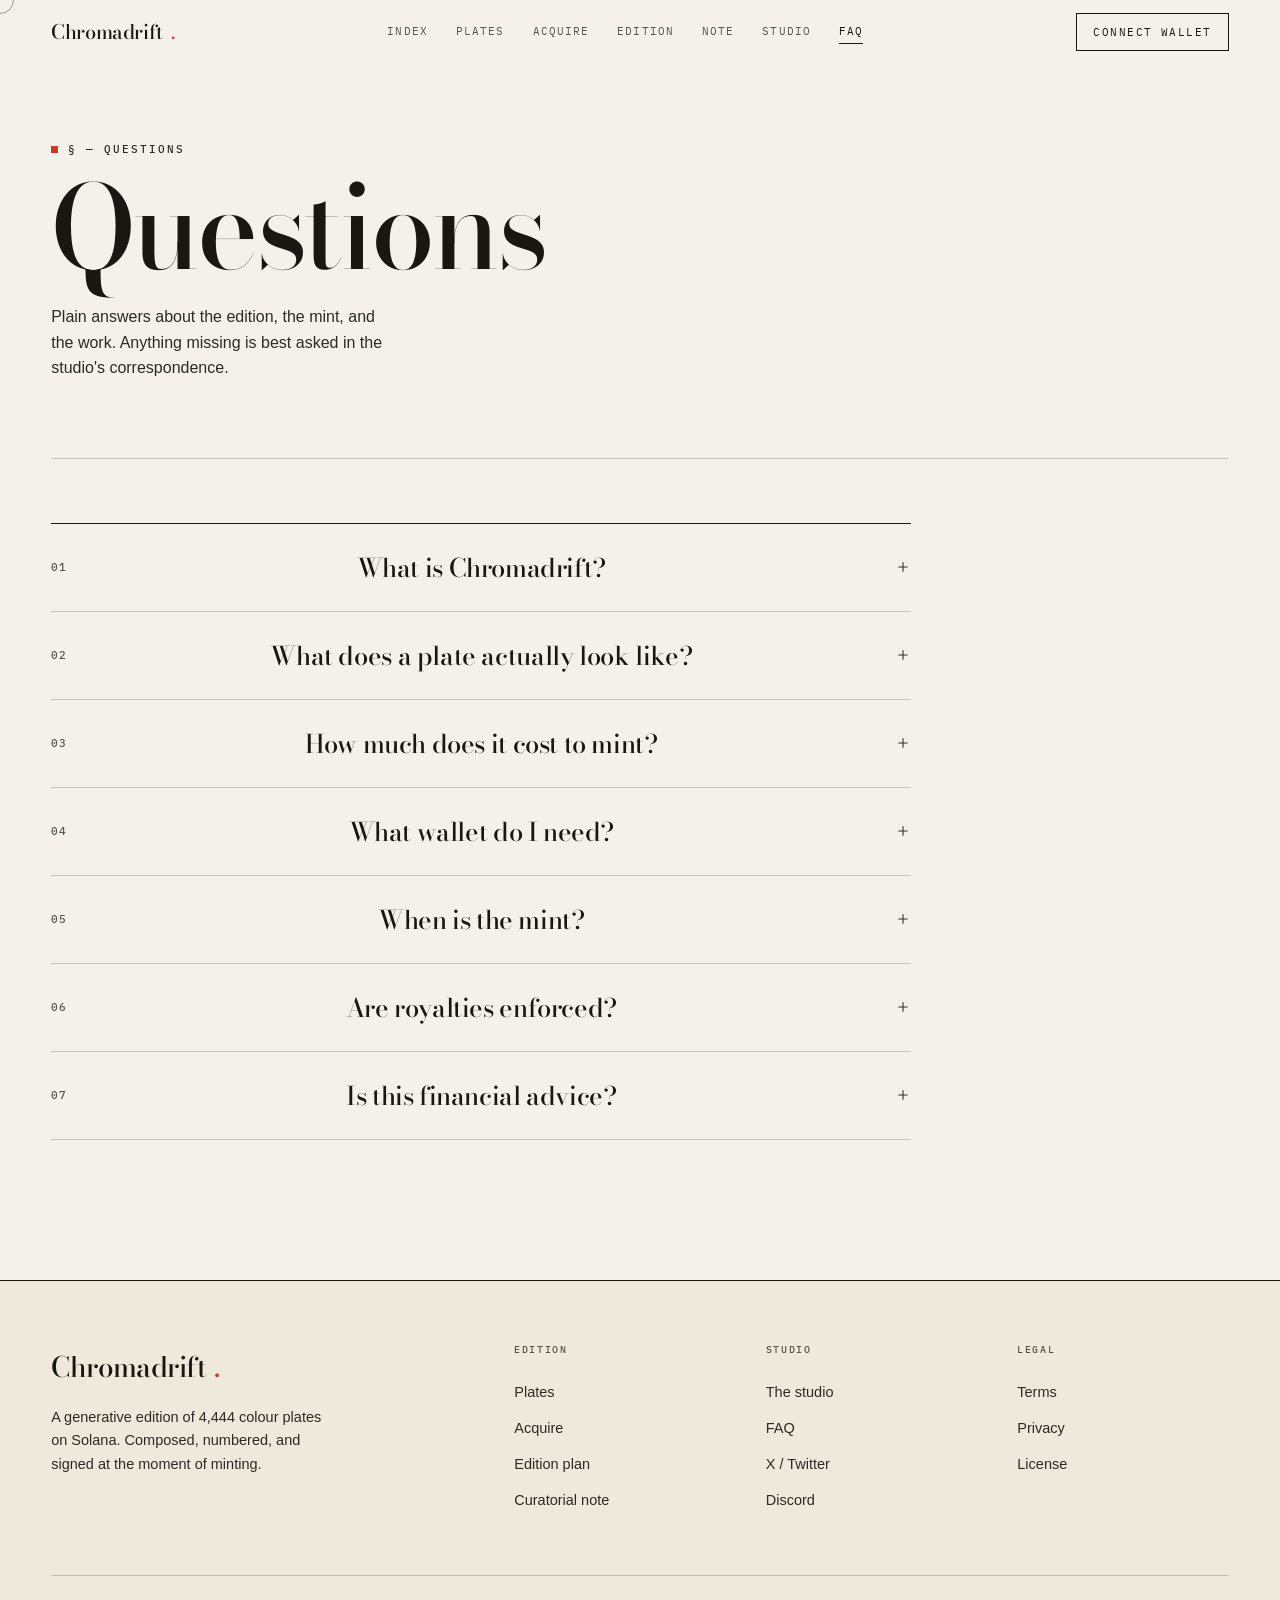
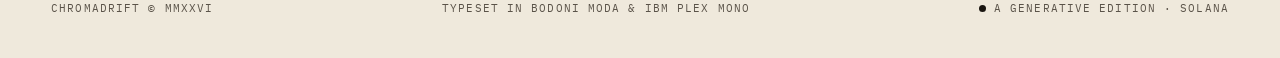
<file: faq.html>
<!DOCTYPE html>
<html lang="en">
<head>
  <meta charset="UTF-8">
  <meta name="viewport" content="width=device-width, initial-scale=1.0">
  <title>Questions — CHROMADRIFT</title>
  <meta name="description" content="Frequently asked questions about Chromadrift: what a colour plate is, mint price (1.5 SOL), wallets, the Autumn 2026 window, and enforced royalties on Solana.">
  <link rel="canonical" href="https://chromadrift.xyz/faq.html">
  <meta name="theme-color" content="#f4f1ea">
  <meta property="og:type" content="website">
  <meta property="og:site_name" content="CHROMADRIFT">
  <meta property="og:title" content="Questions — CHROMADRIFT">
  <meta property="og:description" content="What a plate is, mint price, wallets, the window, and royalties.">
  <meta property="og:url" content="https://chromadrift.xyz/faq.html">
  <meta property="og:image" content="https://chromadrift.xyz/assets/og-image.svg">
  <meta name="twitter:card" content="summary_large_image">
  <link rel="icon" href="data:image/svg+xml,%3Csvg xmlns='http://www.w3.org/2000/svg' viewBox='0 0 32 32'%3E%3Crect fill='%23f4f1ea' width='32' height='32'/%3E%3Ccircle cx='16' cy='16' r='6' fill='%23ce3a1f'/%3E%3C/svg%3E">
  <link rel="preconnect" href="https://fonts.googleapis.com">
  <link rel="preconnect" href="https://fonts.gstatic.com" crossorigin>
  <link rel="stylesheet" href="css/main.css">
  <script type="application/ld+json">
  {"@context":"https://schema.org","@type":"FAQPage","mainEntity":[
    {"@type":"Question","name":"What is Chromadrift?","acceptedAnswer":{"@type":"Answer","text":"A fixed edition of 4,444 generative colour plates on Solana. Each plate is a single pass through a colour system, composed, numbered, and signed at the moment of minting."}},
    {"@type":"Question","name":"What does a plate look like?","acceptedAnswer":{"@type":"Answer","text":"Four nested rectangular fields in a generated palette, in the lineage of Albers' colour studies. No two plates share a palette."}},
    {"@type":"Question","name":"How much does it cost to mint?","acceptedAnswer":{"@type":"Answer","text":"1.5 SOL per plate plus standard Solana network fees. One plate per wallet during allowlist; the remainder release publicly."}},
    {"@type":"Question","name":"What wallet do I need?","acceptedAnswer":{"@type":"Answer","text":"Phantom, Solflare, or any Wallet Standard compatible Solana wallet."}},
    {"@type":"Question","name":"When is the mint?","acceptedAnswer":{"@type":"Answer","text":"Autumn 2026. The allowlist opens one week prior."}},
    {"@type":"Question","name":"Are royalties enforced?","acceptedAnswer":{"@type":"Answer","text":"Yes, a 5% creator royalty on secondary sales, enforced via the Metaplex Core royalty plugin."}}
  ]}
  </script>
</head>
<body>
  <header class="nav" role="banner">
    <div class="nav__inner">
      <a href="index.html" class="nav__logo" aria-label="CHROMADRIFT home">Chromadrift<span class="nav__logo-dot">.</span></a>
      <nav class="nav__links" aria-label="Main">
        <a href="index.html" class="nav__link" data-nav-link>Index</a>
        <a href="collection.html" class="nav__link" data-nav-link>Plates</a>
        <a href="mint.html" class="nav__link" data-nav-link>Acquire</a>
        <a href="roadmap.html" class="nav__link" data-nav-link>Edition</a>
        <a href="about.html" class="nav__link" data-nav-link>Note</a>
        <a href="team.html" class="nav__link" data-nav-link>Studio</a>
        <a href="faq.html" class="nav__link nav__link--active" data-nav-link>FAQ</a>
      </nav>
      <div class="nav__actions">
        <button type="button" class="btn btn--sm btn--wallet" data-wallet-connect>Connect Wallet</button>
        <button type="button" class="nav__toggle" data-nav-toggle aria-expanded="false" aria-controls="nav-mobile" aria-label="Open menu"><span></span><span></span><span></span></button>
      </div>
    </div>
    <nav id="nav-mobile" class="nav__mobile" data-nav-mobile hidden aria-label="Mobile">
      <a href="index.html" class="nav__mobile-link" data-no="01">Index</a>
      <a href="collection.html" class="nav__mobile-link" data-no="02">Plates</a>
      <a href="mint.html" class="nav__mobile-link" data-no="03">Acquire</a>
      <a href="roadmap.html" class="nav__mobile-link" data-no="04">Edition</a>
      <a href="about.html" class="nav__mobile-link" data-no="05">Note</a>
      <a href="team.html" class="nav__mobile-link" data-no="06">Studio</a>
      <a href="faq.html" class="nav__mobile-link" data-no="07">FAQ</a>
    </nav>
  </header>

  <main id="main-content">
    <div class="container">
      <header class="page-head reveal">
        <div class="sec-mark"><span>§ — Questions</span></div>
        <h1 class="page-head__title">Questions</h1>
        <p class="page-head__lead">Plain answers about the edition, the mint, and the work. Anything missing is best asked in the studio's correspondence.</p>
      </header>

      <section class="section" style="padding-top:clamp(40px,5vw,72px);max-width:860px;">
        <div class="accordion reveal">
          <div class="accordion__item" data-accordion-item>
            <button type="button" class="accordion__trigger" data-accordion-trigger aria-expanded="false"><span class="accordion__index">01</span>What is Chromadrift?<svg class="accordion__icon" viewBox="0 0 24 24" fill="none" stroke="currentColor" stroke-width="1.6"><path d="M12 5v14M5 12h14"/></svg></button>
            <div class="accordion__panel"><div class="accordion__content"><p>A fixed edition of 4,444 generative colour plates on Solana. Each plate is a single pass through a colour system — composed, numbered, and signed at the moment of minting.</p></div></div>
          </div>
          <div class="accordion__item" data-accordion-item>
            <button type="button" class="accordion__trigger" data-accordion-trigger aria-expanded="false"><span class="accordion__index">02</span>What does a plate actually look like?<svg class="accordion__icon" viewBox="0 0 24 24" fill="none" stroke="currentColor" stroke-width="1.6"><path d="M12 5v14M5 12h14"/></svg></button>
            <div class="accordion__panel"><div class="accordion__content"><p>Four nested rectangular fields in a generated palette, in the lineage of Albers' colour studies. No two plates share a palette. Re-roll the living plate on the home page to watch the system at work.</p></div></div>
          </div>
          <div class="accordion__item" data-accordion-item>
            <button type="button" class="accordion__trigger" data-accordion-trigger aria-expanded="false"><span class="accordion__index">03</span>How much does it cost to mint?<svg class="accordion__icon" viewBox="0 0 24 24" fill="none" stroke="currentColor" stroke-width="1.6"><path d="M12 5v14M5 12h14"/></svg></button>
            <div class="accordion__panel"><div class="accordion__content"><p>1.5 ◎ SOL per plate, plus standard Solana network fees. One plate per wallet during allowlist; the remainder release publicly thereafter.</p></div></div>
          </div>
          <div class="accordion__item" data-accordion-item>
            <button type="button" class="accordion__trigger" data-accordion-trigger aria-expanded="false"><span class="accordion__index">04</span>What wallet do I need?<svg class="accordion__icon" viewBox="0 0 24 24" fill="none" stroke="currentColor" stroke-width="1.6"><path d="M12 5v14M5 12h14"/></svg></button>
            <div class="accordion__panel"><div class="accordion__content"><p>Phantom, Solflare, or any Wallet Standard compatible Solana wallet. Connect on the Acquire page once the window opens.</p></div></div>
          </div>
          <div class="accordion__item" data-accordion-item>
            <button type="button" class="accordion__trigger" data-accordion-trigger aria-expanded="false"><span class="accordion__index">05</span>When is the mint?<svg class="accordion__icon" viewBox="0 0 24 24" fill="none" stroke="currentColor" stroke-width="1.6"><path d="M12 5v14M5 12h14"/></svg></button>
            <div class="accordion__panel"><div class="accordion__content"><p>Autumn 2026. The allowlist opens one week prior. The exact block and date are announced to the studio's correspondents first.</p></div></div>
          </div>
          <div class="accordion__item" data-accordion-item>
            <button type="button" class="accordion__trigger" data-accordion-trigger aria-expanded="false"><span class="accordion__index">06</span>Are royalties enforced?<svg class="accordion__icon" viewBox="0 0 24 24" fill="none" stroke="currentColor" stroke-width="1.6"><path d="M12 5v14M5 12h14"/></svg></button>
            <div class="accordion__panel"><div class="accordion__content"><p>Yes — a 5% creator royalty on secondary sales, enforced via the Metaplex Core royalty plugin on supported marketplaces.</p></div></div>
          </div>
          <div class="accordion__item" data-accordion-item>
            <button type="button" class="accordion__trigger" data-accordion-trigger aria-expanded="false"><span class="accordion__index">07</span>Is this financial advice?<svg class="accordion__icon" viewBox="0 0 24 24" fill="none" stroke="currentColor" stroke-width="1.6"><path d="M12 5v14M5 12h14"/></svg></button>
            <div class="accordion__panel"><div class="accordion__content"><p>No. Chromadrift is a digital art edition. Acquire a plate because you want the plate.</p></div></div>
          </div>
        </div>
      </section>
    </div>
  </main>

  <footer class="footer" role="contentinfo">
    <div class="container">
      <div class="footer__grid">
        <div class="footer__brand">
          <a href="index.html" class="nav__logo">Chromadrift<span class="nav__logo-dot">.</span></a>
          <p>A generative edition of 4,444 colour plates on Solana. Composed, numbered, and signed at the moment of minting.</p>
        </div>
        <div>
          <h3 class="footer__heading">Edition</h3>
          <a href="collection.html" class="footer__link">Plates</a>
          <a href="mint.html" class="footer__link">Acquire</a>
          <a href="roadmap.html" class="footer__link">Edition plan</a>
          <a href="about.html" class="footer__link">Curatorial note</a>
        </div>
        <div>
          <h3 class="footer__heading">Studio</h3>
          <a href="team.html" class="footer__link">The studio</a>
          <a href="faq.html" class="footer__link">FAQ</a>
          <a href="https://x.com/chromadrift" class="footer__link" target="_blank" rel="noopener noreferrer">X / Twitter</a>
          <a href="https://discord.gg/chromadrift" class="footer__link" target="_blank" rel="noopener noreferrer">Discord</a>
        </div>
        <div>
          <h3 class="footer__heading">Legal</h3>
          <a href="terms.html" class="footer__link">Terms</a>
          <a href="privacy.html" class="footer__link">Privacy</a>
          <a href="license.html" class="footer__link">License</a>
        </div>
      </div>
      <div class="footer__bottom">
        <span>Chromadrift © MMXXVI</span>
        <span>Typeset in Bodoni Moda &amp; IBM Plex Mono</span>
        <span class="footer__solana"><span class="footer__solana-dot" aria-hidden="true"></span> A generative edition · Solana</span>
      </div>
    </div>
  </footer>

  <script type="module" src="js/main.js"></script>
</body>
</html>
</file>
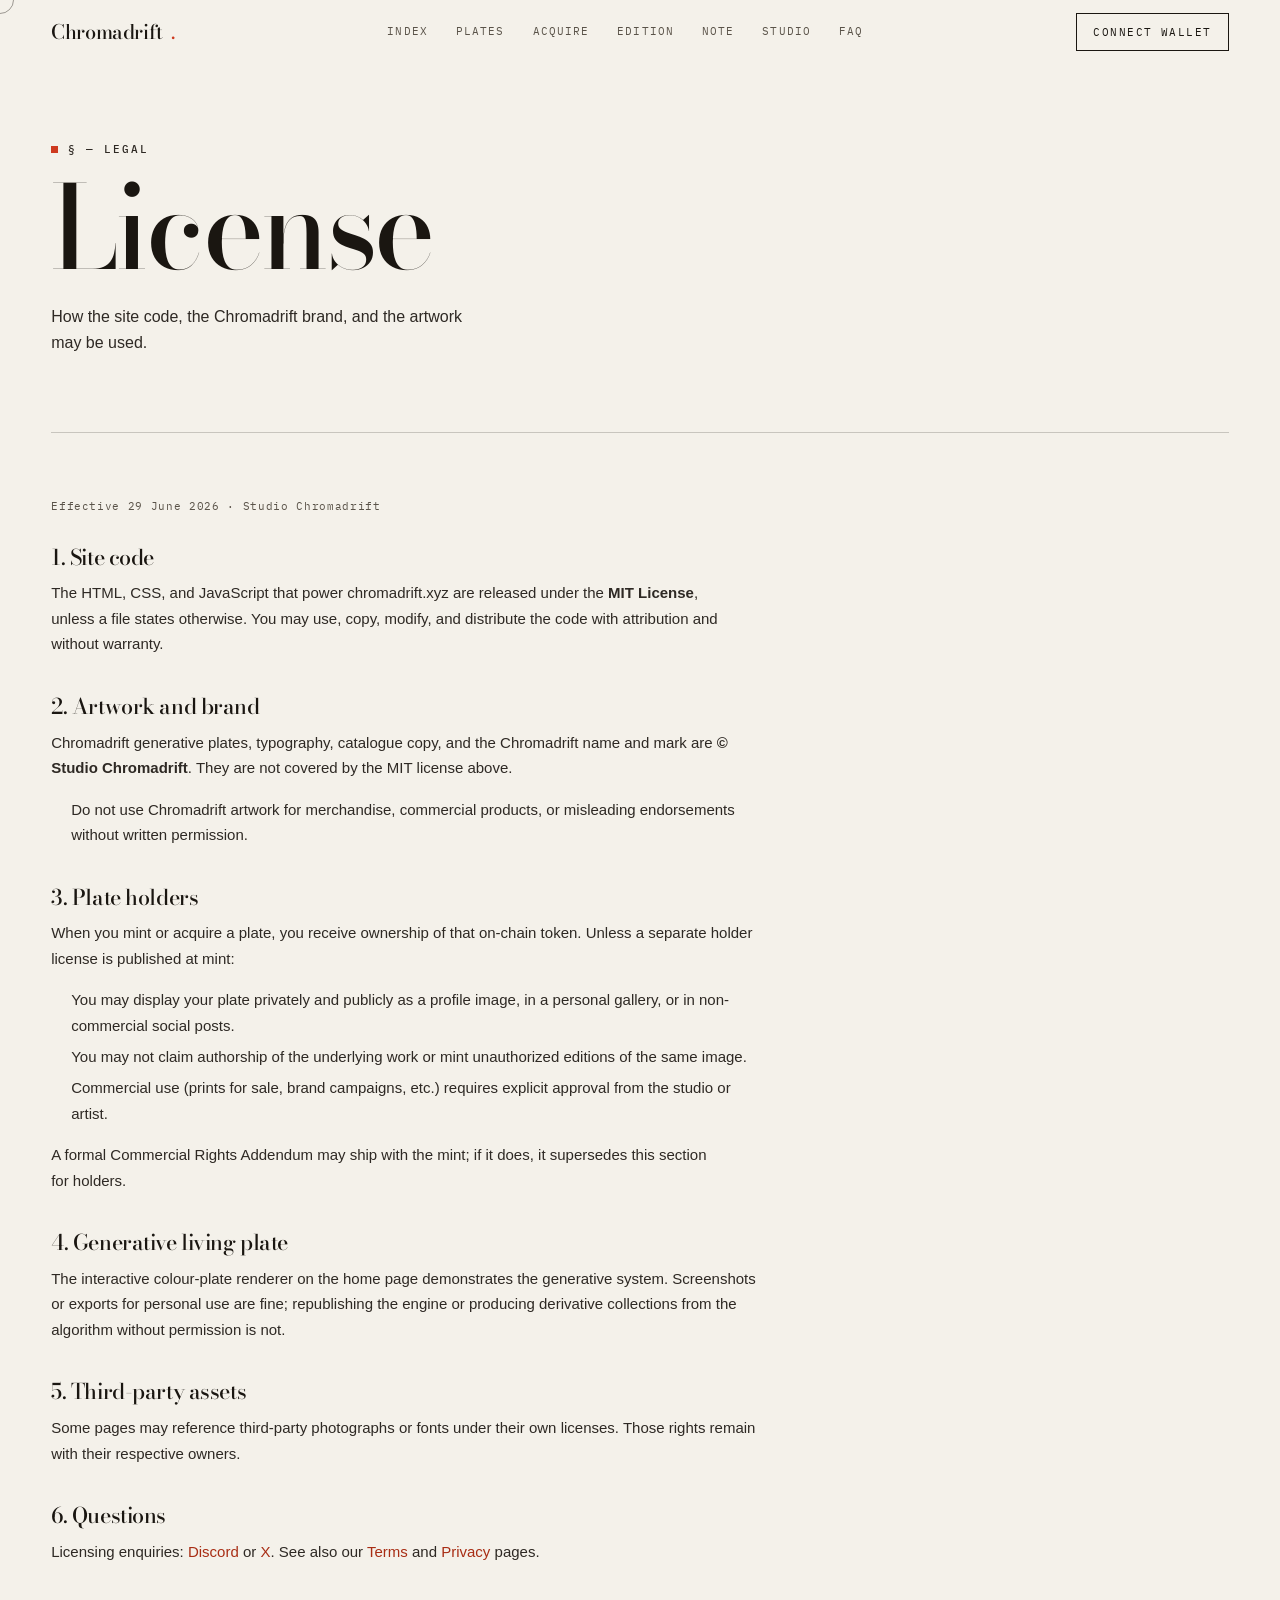
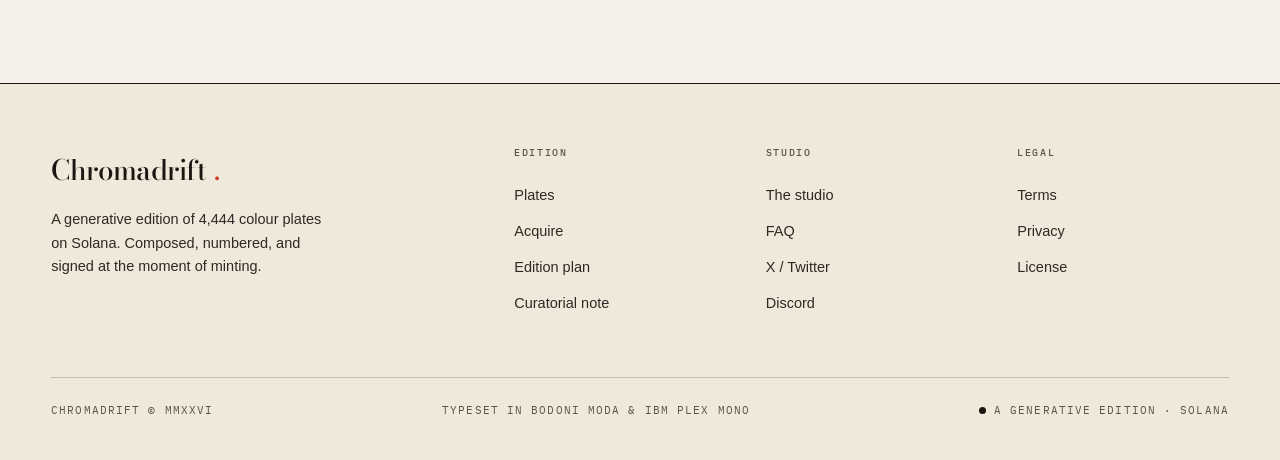
<file: license.html>
<!DOCTYPE html>
<html lang="en">
<head>
  <meta charset="UTF-8">
  <meta name="viewport" content="width=device-width, initial-scale=1.0">
  <title>License — CHROMADRIFT</title>
  <meta name="description" content="Licensing for chromadrift.xyz: site code (MIT) and Chromadrift generative plate holder rights.">
  <link rel="canonical" href="https://chromadrift.xyz/license.html">
  <meta name="theme-color" content="#f4f1ea">
  <meta property="og:type" content="website">
  <meta property="og:site_name" content="CHROMADRIFT">
  <meta property="og:title" content="License — CHROMADRIFT">
  <meta property="og:url" content="https://chromadrift.xyz/license.html">
  <meta property="og:image" content="https://chromadrift.xyz/assets/og-image.svg">
  <meta name="twitter:card" content="summary_large_image">
  <link rel="icon" href="data:image/svg+xml,%3Csvg xmlns='http://www.w3.org/2000/svg' viewBox='0 0 32 32'%3E%3Crect fill='%23f4f1ea' width='32' height='32'/%3E%3Ccircle cx='16' cy='16' r='6' fill='%23ce3a1f'/%3E%3C/svg%3E">
  <link rel="preconnect" href="https://fonts.googleapis.com">
  <link rel="preconnect" href="https://fonts.gstatic.com" crossorigin>
  <link rel="stylesheet" href="css/main.css">
</head>
<body>
  <header class="nav" role="banner">
    <div class="nav__inner">
      <a href="index.html" class="nav__logo" aria-label="CHROMADRIFT home">Chromadrift<span class="nav__logo-dot">.</span></a>
      <nav class="nav__links" aria-label="Main">
        <a href="index.html" class="nav__link" data-nav-link>Index</a>
        <a href="collection.html" class="nav__link" data-nav-link>Plates</a>
        <a href="mint.html" class="nav__link" data-nav-link>Acquire</a>
        <a href="roadmap.html" class="nav__link" data-nav-link>Edition</a>
        <a href="about.html" class="nav__link" data-nav-link>Note</a>
        <a href="team.html" class="nav__link" data-nav-link>Studio</a>
        <a href="faq.html" class="nav__link" data-nav-link>FAQ</a>
      </nav>
      <div class="nav__actions">
        <button type="button" class="btn btn--sm btn--wallet" data-wallet-connect>Connect Wallet</button>
        <button type="button" class="nav__toggle" data-nav-toggle aria-expanded="false" aria-controls="nav-mobile" aria-label="Open menu"><span></span><span></span><span></span></button>
      </div>
    </div>
    <nav id="nav-mobile" class="nav__mobile" data-nav-mobile hidden aria-label="Mobile">
      <a href="index.html" class="nav__mobile-link" data-no="01">Index</a>
      <a href="collection.html" class="nav__mobile-link" data-no="02">Plates</a>
      <a href="mint.html" class="nav__mobile-link" data-no="03">Acquire</a>
      <a href="roadmap.html" class="nav__mobile-link" data-no="04">Edition</a>
      <a href="about.html" class="nav__mobile-link" data-no="05">Note</a>
      <a href="team.html" class="nav__mobile-link" data-no="06">Studio</a>
      <a href="faq.html" class="nav__mobile-link" data-no="07">FAQ</a>
    </nav>
  </header>

  <main id="main-content">
    <div class="container">
      <header class="page-head reveal">
        <div class="sec-mark"><span>§ — Legal</span></div>
        <h1 class="page-head__title">License</h1>
        <p class="page-head__lead">How the site code, the Chromadrift brand, and the artwork may be used.</p>
      </header>

      <section class="section legal-prose reveal" style="padding-top:clamp(40px,5vw,72px);padding-bottom:clamp(64px,8vw,120px);">
        <p class="legal-updated">Effective 29 June 2026 · Studio Chromadrift</p>

        <h2>1. Site code</h2>
        <p>The HTML, CSS, and JavaScript that power chromadrift.xyz are released under the <strong>MIT License</strong>, unless a file states otherwise. You may use, copy, modify, and distribute the code with attribution and without warranty.</p>

        <h2>2. Artwork and brand</h2>
        <p>Chromadrift generative plates, typography, catalogue copy, and the Chromadrift name and mark are <strong>© Studio Chromadrift</strong>. They are not covered by the MIT license above.</p>
        <ul>
          <li>Do not use Chromadrift artwork for merchandise, commercial products, or misleading endorsements without written permission.</li>
        </ul>

        <h2>3. Plate holders</h2>
        <p>When you mint or acquire a plate, you receive ownership of that on-chain token. Unless a separate holder license is published at mint:</p>
        <ul>
          <li>You may display your plate privately and publicly as a profile image, in a personal gallery, or in non-commercial social posts.</li>
          <li>You may not claim authorship of the underlying work or mint unauthorized editions of the same image.</li>
          <li>Commercial use (prints for sale, brand campaigns, etc.) requires explicit approval from the studio or artist.</li>
        </ul>
        <p>A formal Commercial Rights Addendum may ship with the mint; if it does, it supersedes this section for holders.</p>

        <h2>4. Generative living plate</h2>
        <p>The interactive colour-plate renderer on the home page demonstrates the generative system. Screenshots or exports for personal use are fine; republishing the engine or producing derivative collections from the algorithm without permission is not.</p>

        <h2>5. Third-party assets</h2>
        <p>Some pages may reference third-party photographs or fonts under their own licenses. Those rights remain with their respective owners.</p>

        <h2>6. Questions</h2>
        <p>Licensing enquiries: <a href="https://discord.gg/chromadrift" target="_blank" rel="noopener noreferrer">Discord</a> or <a href="https://x.com/chromadrift" target="_blank" rel="noopener noreferrer">X</a>. See also our <a href="terms.html">Terms</a> and <a href="privacy.html">Privacy</a> pages.</p>
      </section>
    </div>
  </main>

  <footer class="footer" role="contentinfo">
    <div class="container">
      <div class="footer__grid">
        <div class="footer__brand">
          <a href="index.html" class="nav__logo">Chromadrift<span class="nav__logo-dot">.</span></a>
          <p>A generative edition of 4,444 colour plates on Solana. Composed, numbered, and signed at the moment of minting.</p>
        </div>
        <div>
          <h3 class="footer__heading">Edition</h3>
          <a href="collection.html" class="footer__link">Plates</a>
          <a href="mint.html" class="footer__link">Acquire</a>
          <a href="roadmap.html" class="footer__link">Edition plan</a>
          <a href="about.html" class="footer__link">Curatorial note</a>
        </div>
        <div>
          <h3 class="footer__heading">Studio</h3>
          <a href="team.html" class="footer__link">The studio</a>
          <a href="faq.html" class="footer__link">FAQ</a>
          <a href="https://x.com/chromadrift" class="footer__link" target="_blank" rel="noopener noreferrer">X / Twitter</a>
          <a href="https://discord.gg/chromadrift" class="footer__link" target="_blank" rel="noopener noreferrer">Discord</a>
        </div>
        <div>
          <h3 class="footer__heading">Legal</h3>
          <a href="terms.html" class="footer__link">Terms</a>
          <a href="privacy.html" class="footer__link">Privacy</a>
          <a href="license.html" class="footer__link">License</a>
        </div>
      </div>
      <div class="footer__bottom">
        <span>Chromadrift © MMXXVI</span>
        <span>Typeset in Bodoni Moda &amp; IBM Plex Mono</span>
        <span class="footer__solana"><span class="footer__solana-dot" aria-hidden="true"></span> A generative edition · Solana</span>
      </div>
    </div>
  </footer>

  <script type="module" src="js/main.js"></script>
</body>
</html>
</file>
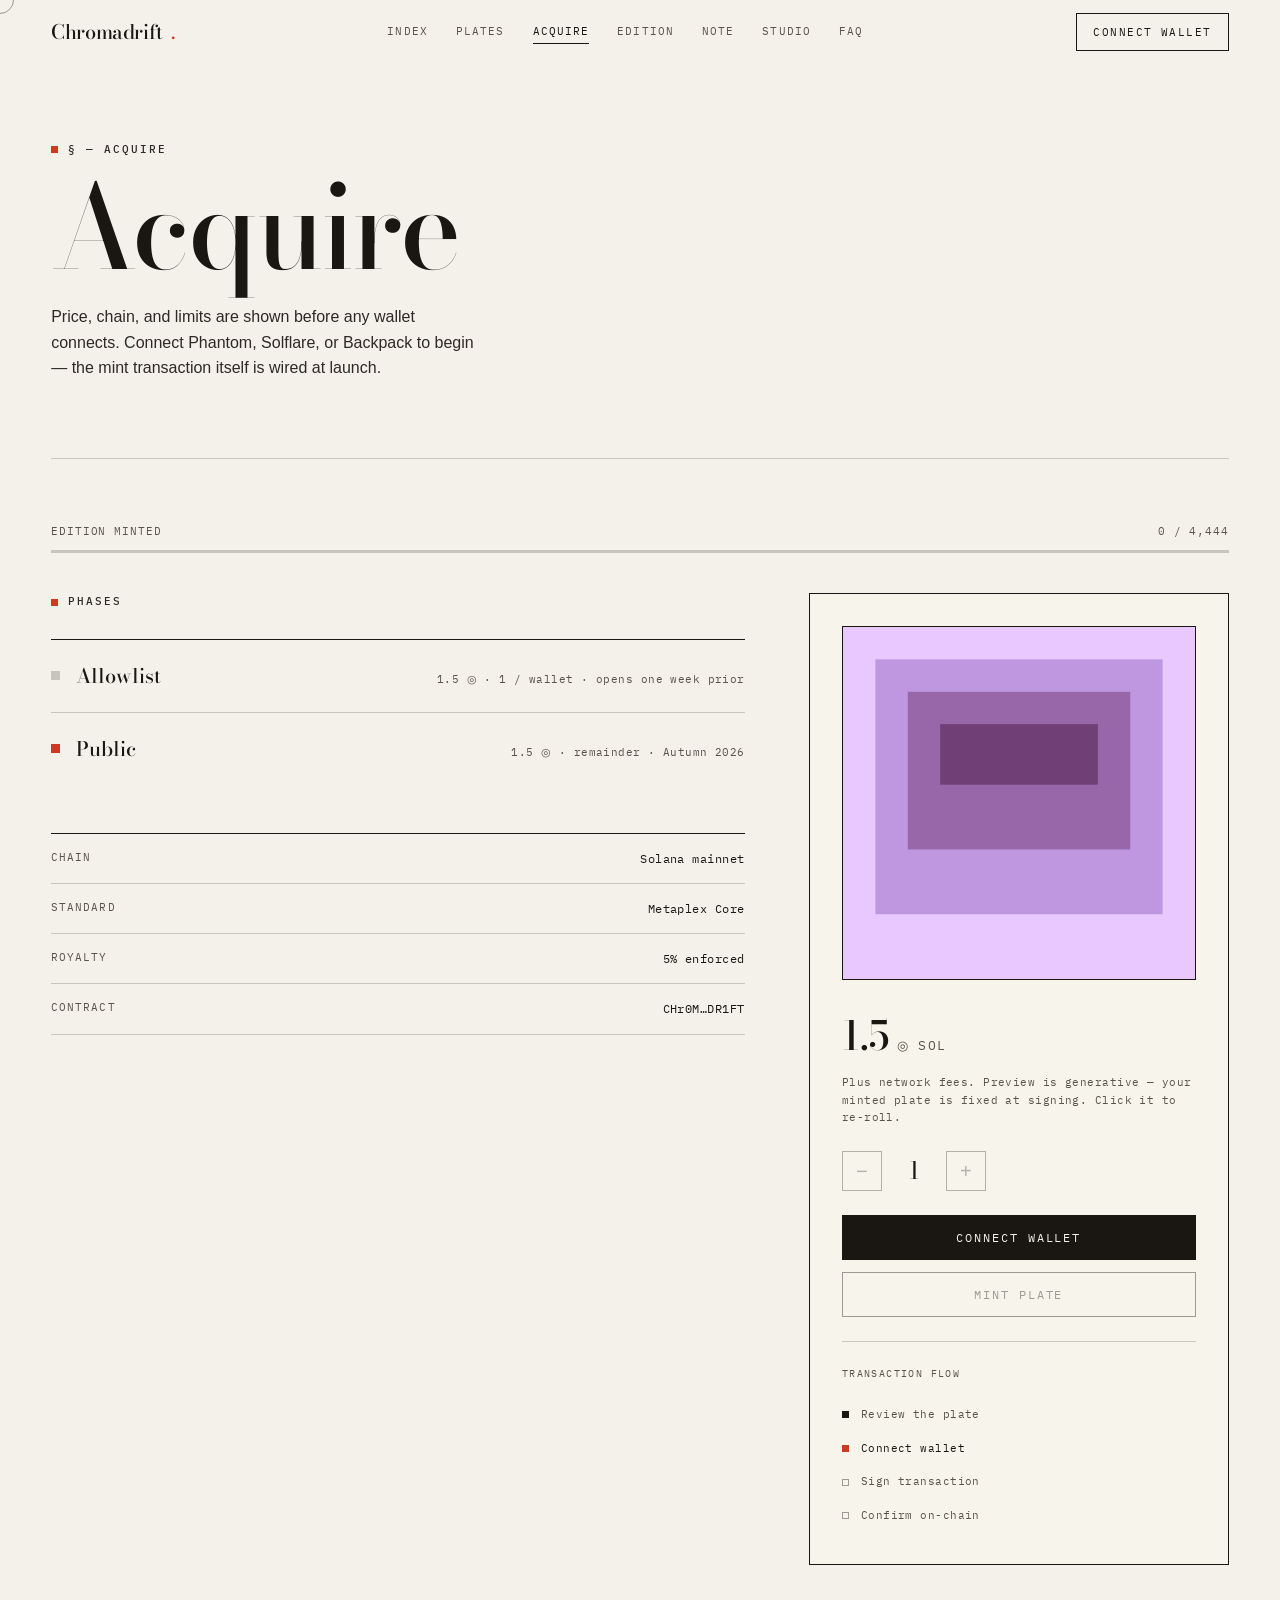
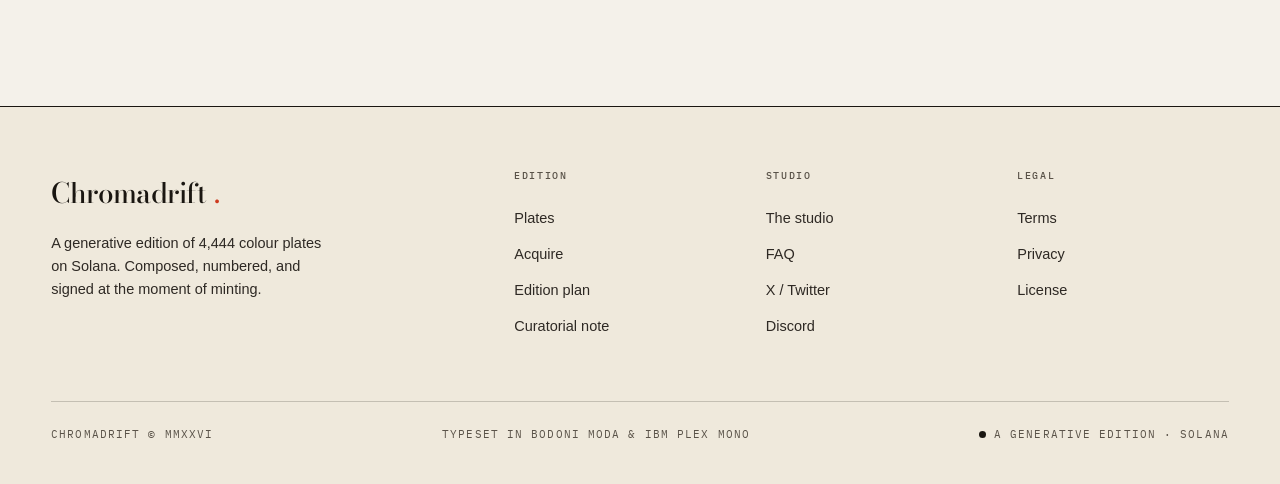
<file: mint.html>
<!DOCTYPE html>
<html lang="en">
<head>
  <meta charset="UTF-8">
  <meta name="viewport" content="width=device-width, initial-scale=1.0">
  <title>Acquire a Plate — CHROMADRIFT Mint</title>
  <meta name="description" content="Mint a Chromadrift colour plate on Solana. 1.5 SOL, one plate per wallet at allowlist, Metaplex Core. Demo wallet flow shown before launch.">
  <link rel="canonical" href="https://chromadrift.xyz/mint.html">
  <meta name="theme-color" content="#f4f1ea">
  <meta property="og:type" content="website">
  <meta property="og:site_name" content="CHROMADRIFT">
  <meta property="og:title" content="Acquire a Plate — CHROMADRIFT">
  <meta property="og:description" content="Mint a generative colour plate on Solana. 1.5 SOL, Metaplex Core.">
  <meta property="og:url" content="https://chromadrift.xyz/mint.html">
  <meta property="og:image" content="https://chromadrift.xyz/assets/og-image.svg">
  <meta name="twitter:card" content="summary_large_image">
  <link rel="icon" href="data:image/svg+xml,%3Csvg xmlns='http://www.w3.org/2000/svg' viewBox='0 0 32 32'%3E%3Crect fill='%23f4f1ea' width='32' height='32'/%3E%3Ccircle cx='16' cy='16' r='6' fill='%23ce3a1f'/%3E%3C/svg%3E">
  <link rel="preconnect" href="https://fonts.googleapis.com">
  <link rel="preconnect" href="https://fonts.gstatic.com" crossorigin>
  <link rel="stylesheet" href="css/main.css">
</head>
<body>
  <header class="nav" role="banner">
    <div class="nav__inner">
      <a href="index.html" class="nav__logo" aria-label="CHROMADRIFT home">Chromadrift<span class="nav__logo-dot">.</span></a>
      <nav class="nav__links" aria-label="Main">
        <a href="index.html" class="nav__link" data-nav-link>Index</a>
        <a href="collection.html" class="nav__link" data-nav-link>Plates</a>
        <a href="mint.html" class="nav__link nav__link--active" data-nav-link>Acquire</a>
        <a href="roadmap.html" class="nav__link" data-nav-link>Edition</a>
        <a href="about.html" class="nav__link" data-nav-link>Note</a>
        <a href="team.html" class="nav__link" data-nav-link>Studio</a>
        <a href="faq.html" class="nav__link" data-nav-link>FAQ</a>
      </nav>
      <div class="nav__actions">
        <button type="button" class="btn btn--sm btn--wallet" data-wallet-connect>Connect Wallet</button>
        <button type="button" class="nav__toggle" data-nav-toggle aria-expanded="false" aria-controls="nav-mobile" aria-label="Open menu"><span></span><span></span><span></span></button>
      </div>
    </div>
    <nav id="nav-mobile" class="nav__mobile" data-nav-mobile hidden aria-label="Mobile">
      <a href="index.html" class="nav__mobile-link" data-no="01">Index</a>
      <a href="collection.html" class="nav__mobile-link" data-no="02">Plates</a>
      <a href="mint.html" class="nav__mobile-link" data-no="03">Acquire</a>
      <a href="roadmap.html" class="nav__mobile-link" data-no="04">Edition</a>
      <a href="about.html" class="nav__mobile-link" data-no="05">Note</a>
      <a href="team.html" class="nav__mobile-link" data-no="06">Studio</a>
      <a href="faq.html" class="nav__mobile-link" data-no="07">FAQ</a>
    </nav>
  </header>

  <main id="main-content">
    <div class="container">
      <header class="page-head reveal">
        <div class="sec-mark"><span>§ — Acquire</span></div>
        <h1 class="page-head__title">Acquire</h1>
        <p class="page-head__lead">Price, chain, and limits are shown before any wallet connects. Connect Phantom, Solflare, or Backpack to begin — the mint transaction itself is wired at launch.</p>
      </header>

      <section class="section" style="padding-top:clamp(40px,5vw,64px);">
        <div class="mint-progress reveal" data-mint-progress data-minted="0" data-total="4444">
          <p class="mint-progress__label"><span>Edition minted</span><span data-mint-progress-count>0 / 4,444</span></p>
          <div class="mint-progress__track"><div class="mint-progress__fill"></div></div>
        </div>

        <div class="mint-layout">
          <div class="reveal">
            <div class="sec-mark" style="margin-bottom:28px;"><span>Phases</span></div>
            <div class="mint-phases stagger">
              <div class="mint-phase">
                <span class="mint-phase__status" aria-hidden="true"></span>
                <span class="mint-phase__name">Allowlist</span>
                <span class="mint-phase__detail">1.5 ◎ · 1 / wallet · opens one week prior</span>
              </div>
              <div class="mint-phase is-active">
                <span class="mint-phase__status" aria-hidden="true"></span>
                <span class="mint-phase__name">Public</span>
                <span class="mint-phase__detail">1.5 ◎ · remainder · Autumn 2026</span>
              </div>
            </div>

            <div class="spec" style="margin-top:48px;">
              <div class="spec__row"><span class="spec__key">Chain</span><span>Solana mainnet</span></div>
              <div class="spec__row"><span class="spec__key">Standard</span><span>Metaplex Core</span></div>
              <div class="spec__row"><span class="spec__key">Royalty</span><span>5% enforced</span></div>
              <div class="spec__row"><span class="spec__key">Contract</span><span>CHr0M…DR1FT</span></div>
            </div>
          </div>

          <aside class="mint-card reveal">
            <div class="mint-card__mount">
              <div class="figure__frame ar-1-1 is-zoom" data-plate-interactive>
                <canvas data-plate data-plate-interactive data-seed="44" data-plate-chroma="0.12" style="display:block;width:100%;height:100%;"></canvas>
              </div>
            </div>
            <div class="mint-card__price">
              <span class="mint-card__price-value">1.5</span>
              <span class="mint-card__price-unit">◎ SOL</span>
            </div>
            <p class="mint-card__fine">Plus network fees. Preview is generative — your minted plate is fixed at signing. Click it to re-roll.</p>

            <div class="mint-card__qty">
              <button type="button" class="mint-card__qty-btn" data-mint-minus aria-label="Decrease quantity">−</button>
              <span class="mint-card__qty-value" data-mint-qty data-mint-max="1">1</span>
              <button type="button" class="mint-card__qty-btn" data-mint-plus aria-label="Increase quantity">+</button>
            </div>

            <div class="mint-card__actions">
              <button type="button" class="btn btn--primary" data-wallet-connect>Connect Wallet</button>
              <button type="button" class="btn" data-mint-action disabled>Mint Plate</button>
            </div>

            <div class="tx-states">
              <div class="tx-states__title">Transaction flow</div>
              <div class="tx-step is-done"><span class="tx-step__dot"></span> Review the plate</div>
              <div class="tx-step is-active"><span class="tx-step__dot"></span> Connect wallet</div>
              <div class="tx-step"><span class="tx-step__dot"></span> Sign transaction</div>
              <div class="tx-step"><span class="tx-step__dot"></span> Confirm on-chain</div>
            </div>
          </aside>
        </div>
      </section>
    </div>
  </main>

  <footer class="footer" role="contentinfo">
    <div class="container">
      <div class="footer__grid">
        <div class="footer__brand">
          <a href="index.html" class="nav__logo">Chromadrift<span class="nav__logo-dot">.</span></a>
          <p>A generative edition of 4,444 colour plates on Solana. Composed, numbered, and signed at the moment of minting.</p>
        </div>
        <div>
          <h3 class="footer__heading">Edition</h3>
          <a href="collection.html" class="footer__link">Plates</a>
          <a href="mint.html" class="footer__link">Acquire</a>
          <a href="roadmap.html" class="footer__link">Edition plan</a>
          <a href="about.html" class="footer__link">Curatorial note</a>
        </div>
        <div>
          <h3 class="footer__heading">Studio</h3>
          <a href="team.html" class="footer__link">The studio</a>
          <a href="faq.html" class="footer__link">FAQ</a>
          <a href="https://x.com/chromadrift" class="footer__link" target="_blank" rel="noopener noreferrer">X / Twitter</a>
          <a href="https://discord.gg/chromadrift" class="footer__link" target="_blank" rel="noopener noreferrer">Discord</a>
        </div>
        <div>
          <h3 class="footer__heading">Legal</h3>
          <a href="terms.html" class="footer__link">Terms</a>
          <a href="privacy.html" class="footer__link">Privacy</a>
          <a href="license.html" class="footer__link">License</a>
        </div>
      </div>
      <div class="footer__bottom">
        <span>Chromadrift © MMXXVI</span>
        <span>Typeset in Bodoni Moda &amp; IBM Plex Mono</span>
        <span class="footer__solana"><span class="footer__solana-dot" aria-hidden="true"></span> A generative edition · Solana</span>
      </div>
    </div>
  </footer>

  <script type="module" src="js/main.js"></script>
</body>
</html>
</file>
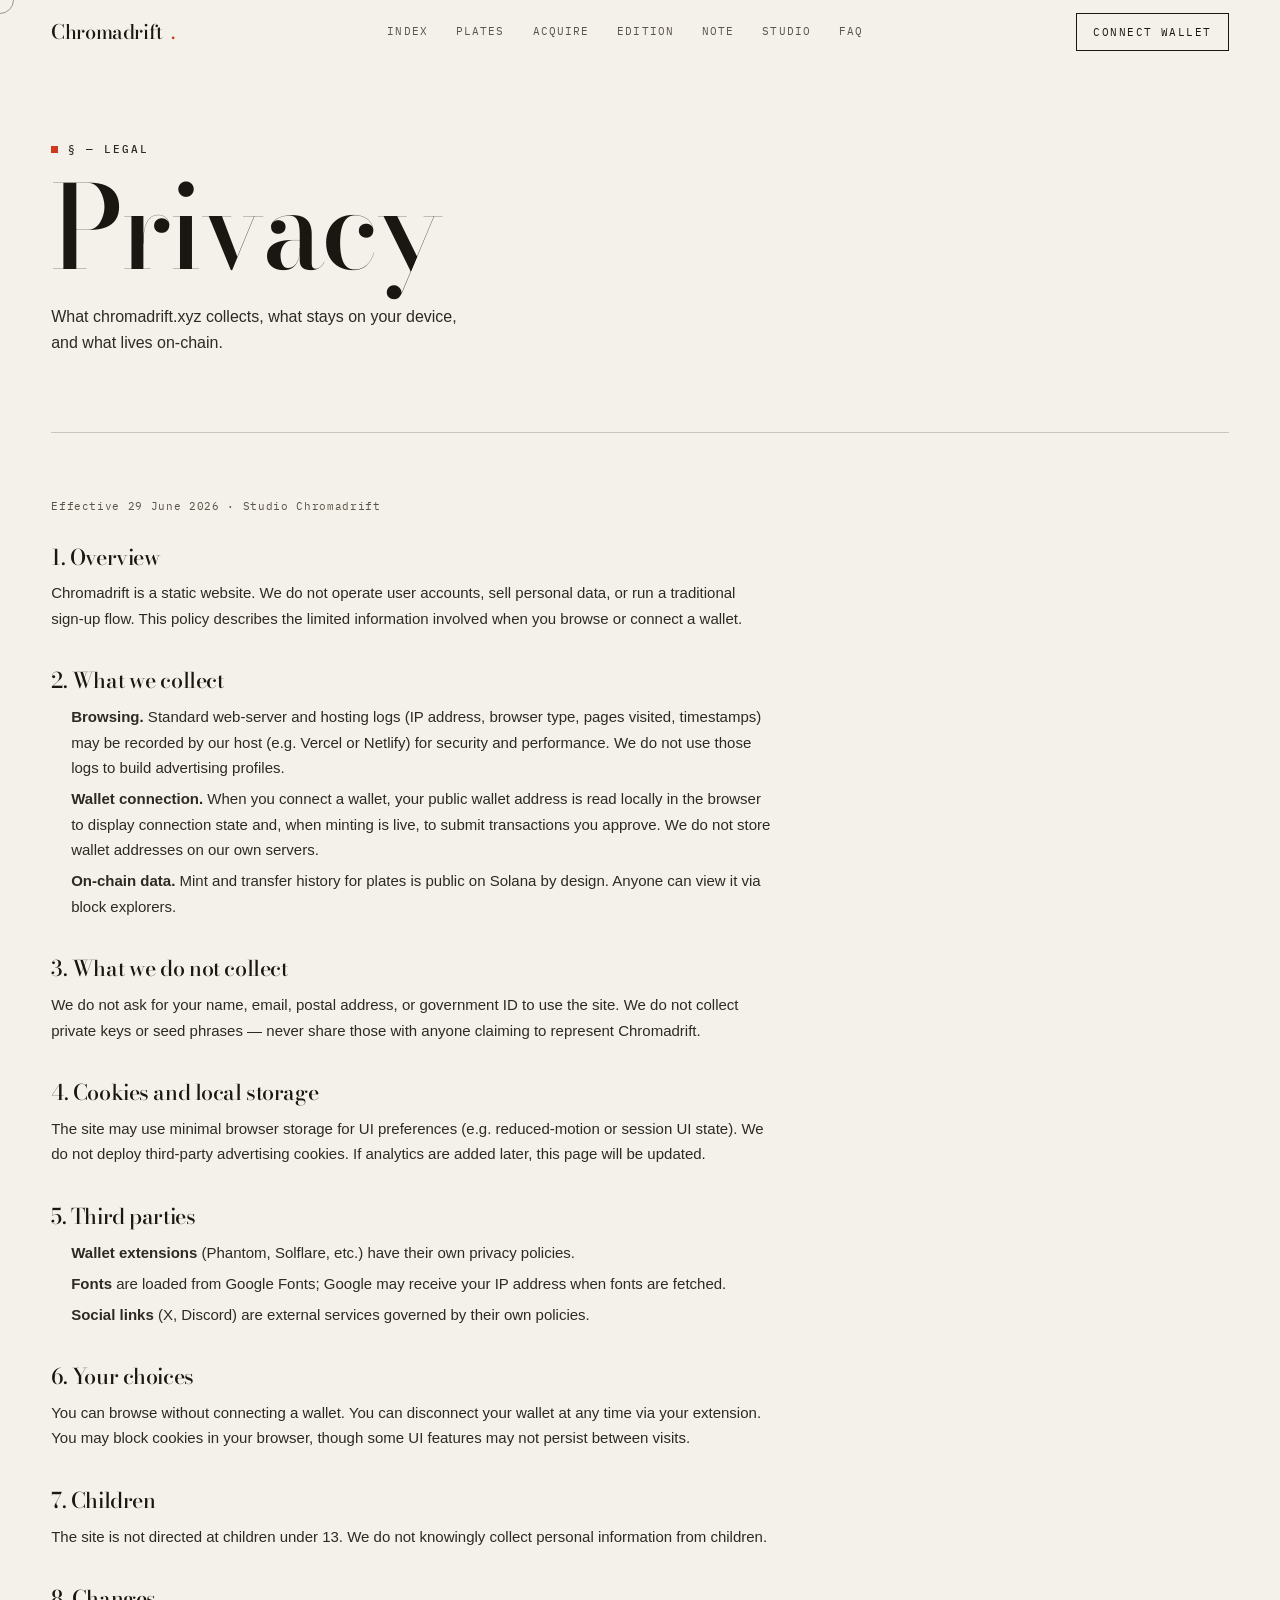
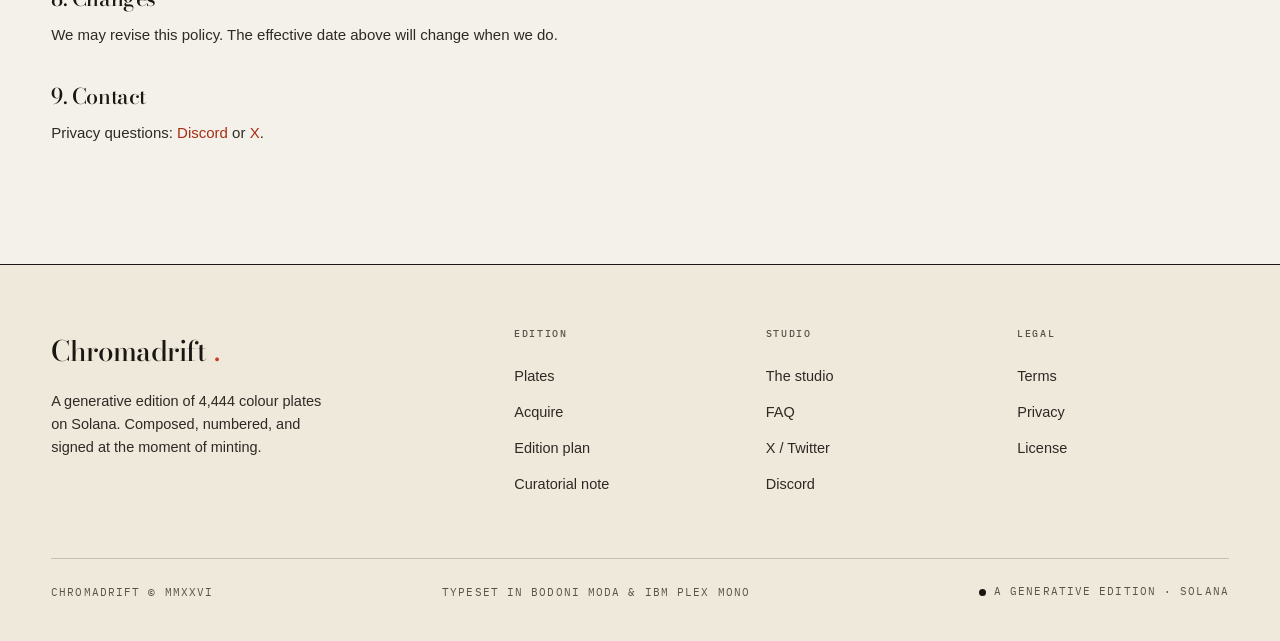
<file: privacy.html>
<!DOCTYPE html>
<html lang="en">
<head>
  <meta charset="UTF-8">
  <meta name="viewport" content="width=device-width, initial-scale=1.0">
  <title>Privacy Policy — CHROMADRIFT</title>
  <meta name="description" content="Privacy policy for chromadrift.xyz: what data the Chromadrift site collects when you connect a wallet or browse the catalogue.">
  <link rel="canonical" href="https://chromadrift.xyz/privacy.html">
  <meta name="theme-color" content="#f4f1ea">
  <meta property="og:type" content="website">
  <meta property="og:site_name" content="CHROMADRIFT">
  <meta property="og:title" content="Privacy Policy — CHROMADRIFT">
  <meta property="og:url" content="https://chromadrift.xyz/privacy.html">
  <meta property="og:image" content="https://chromadrift.xyz/assets/og-image.svg">
  <meta name="twitter:card" content="summary_large_image">
  <link rel="icon" href="data:image/svg+xml,%3Csvg xmlns='http://www.w3.org/2000/svg' viewBox='0 0 32 32'%3E%3Crect fill='%23f4f1ea' width='32' height='32'/%3E%3Ccircle cx='16' cy='16' r='6' fill='%23ce3a1f'/%3E%3C/svg%3E">
  <link rel="preconnect" href="https://fonts.googleapis.com">
  <link rel="preconnect" href="https://fonts.gstatic.com" crossorigin>
  <link rel="stylesheet" href="css/main.css">
</head>
<body>
  <header class="nav" role="banner">
    <div class="nav__inner">
      <a href="index.html" class="nav__logo" aria-label="CHROMADRIFT home">Chromadrift<span class="nav__logo-dot">.</span></a>
      <nav class="nav__links" aria-label="Main">
        <a href="index.html" class="nav__link" data-nav-link>Index</a>
        <a href="collection.html" class="nav__link" data-nav-link>Plates</a>
        <a href="mint.html" class="nav__link" data-nav-link>Acquire</a>
        <a href="roadmap.html" class="nav__link" data-nav-link>Edition</a>
        <a href="about.html" class="nav__link" data-nav-link>Note</a>
        <a href="team.html" class="nav__link" data-nav-link>Studio</a>
        <a href="faq.html" class="nav__link" data-nav-link>FAQ</a>
      </nav>
      <div class="nav__actions">
        <button type="button" class="btn btn--sm btn--wallet" data-wallet-connect>Connect Wallet</button>
        <button type="button" class="nav__toggle" data-nav-toggle aria-expanded="false" aria-controls="nav-mobile" aria-label="Open menu"><span></span><span></span><span></span></button>
      </div>
    </div>
    <nav id="nav-mobile" class="nav__mobile" data-nav-mobile hidden aria-label="Mobile">
      <a href="index.html" class="nav__mobile-link" data-no="01">Index</a>
      <a href="collection.html" class="nav__mobile-link" data-no="02">Plates</a>
      <a href="mint.html" class="nav__mobile-link" data-no="03">Acquire</a>
      <a href="roadmap.html" class="nav__mobile-link" data-no="04">Edition</a>
      <a href="about.html" class="nav__mobile-link" data-no="05">Note</a>
      <a href="team.html" class="nav__mobile-link" data-no="06">Studio</a>
      <a href="faq.html" class="nav__mobile-link" data-no="07">FAQ</a>
    </nav>
  </header>

  <main id="main-content">
    <div class="container">
      <header class="page-head reveal">
        <div class="sec-mark"><span>§ — Legal</span></div>
        <h1 class="page-head__title">Privacy</h1>
        <p class="page-head__lead">What chromadrift.xyz collects, what stays on your device, and what lives on-chain.</p>
      </header>

      <section class="section legal-prose reveal" style="padding-top:clamp(40px,5vw,72px);padding-bottom:clamp(64px,8vw,120px);">
        <p class="legal-updated">Effective 29 June 2026 · Studio Chromadrift</p>

        <h2>1. Overview</h2>
        <p>Chromadrift is a static website. We do not operate user accounts, sell personal data, or run a traditional sign-up flow. This policy describes the limited information involved when you browse or connect a wallet.</p>

        <h2>2. What we collect</h2>
        <ul>
          <li><strong>Browsing.</strong> Standard web-server and hosting logs (IP address, browser type, pages visited, timestamps) may be recorded by our host (e.g. Vercel or Netlify) for security and performance. We do not use those logs to build advertising profiles.</li>
          <li><strong>Wallet connection.</strong> When you connect a wallet, your public wallet address is read locally in the browser to display connection state and, when minting is live, to submit transactions you approve. We do not store wallet addresses on our own servers.</li>
          <li><strong>On-chain data.</strong> Mint and transfer history for plates is public on Solana by design. Anyone can view it via block explorers.</li>
        </ul>

        <h2>3. What we do not collect</h2>
        <p>We do not ask for your name, email, postal address, or government ID to use the site. We do not collect private keys or seed phrases — never share those with anyone claiming to represent Chromadrift.</p>

        <h2>4. Cookies and local storage</h2>
        <p>The site may use minimal browser storage for UI preferences (e.g. reduced-motion or session UI state). We do not deploy third-party advertising cookies. If analytics are added later, this page will be updated.</p>

        <h2>5. Third parties</h2>
        <ul>
          <li><strong>Wallet extensions</strong> (Phantom, Solflare, etc.) have their own privacy policies.</li>
          <li><strong>Fonts</strong> are loaded from Google Fonts; Google may receive your IP address when fonts are fetched.</li>
          <li><strong>Social links</strong> (X, Discord) are external services governed by their own policies.</li>
        </ul>

        <h2>6. Your choices</h2>
        <p>You can browse without connecting a wallet. You can disconnect your wallet at any time via your extension. You may block cookies in your browser, though some UI features may not persist between visits.</p>

        <h2>7. Children</h2>
        <p>The site is not directed at children under 13. We do not knowingly collect personal information from children.</p>

        <h2>8. Changes</h2>
        <p>We may revise this policy. The effective date above will change when we do.</p>

        <h2>9. Contact</h2>
        <p>Privacy questions: <a href="https://discord.gg/chromadrift" target="_blank" rel="noopener noreferrer">Discord</a> or <a href="https://x.com/chromadrift" target="_blank" rel="noopener noreferrer">X</a>.</p>
      </section>
    </div>
  </main>

  <footer class="footer" role="contentinfo">
    <div class="container">
      <div class="footer__grid">
        <div class="footer__brand">
          <a href="index.html" class="nav__logo">Chromadrift<span class="nav__logo-dot">.</span></a>
          <p>A generative edition of 4,444 colour plates on Solana. Composed, numbered, and signed at the moment of minting.</p>
        </div>
        <div>
          <h3 class="footer__heading">Edition</h3>
          <a href="collection.html" class="footer__link">Plates</a>
          <a href="mint.html" class="footer__link">Acquire</a>
          <a href="roadmap.html" class="footer__link">Edition plan</a>
          <a href="about.html" class="footer__link">Curatorial note</a>
        </div>
        <div>
          <h3 class="footer__heading">Studio</h3>
          <a href="team.html" class="footer__link">The studio</a>
          <a href="faq.html" class="footer__link">FAQ</a>
          <a href="https://x.com/chromadrift" class="footer__link" target="_blank" rel="noopener noreferrer">X / Twitter</a>
          <a href="https://discord.gg/chromadrift" class="footer__link" target="_blank" rel="noopener noreferrer">Discord</a>
        </div>
        <div>
          <h3 class="footer__heading">Legal</h3>
          <a href="terms.html" class="footer__link">Terms</a>
          <a href="privacy.html" class="footer__link">Privacy</a>
          <a href="license.html" class="footer__link">License</a>
        </div>
      </div>
      <div class="footer__bottom">
        <span>Chromadrift © MMXXVI</span>
        <span>Typeset in Bodoni Moda &amp; IBM Plex Mono</span>
        <span class="footer__solana"><span class="footer__solana-dot" aria-hidden="true"></span> A generative edition · Solana</span>
      </div>
    </div>
  </footer>

  <script type="module" src="js/main.js"></script>
</body>
</html>
</file>
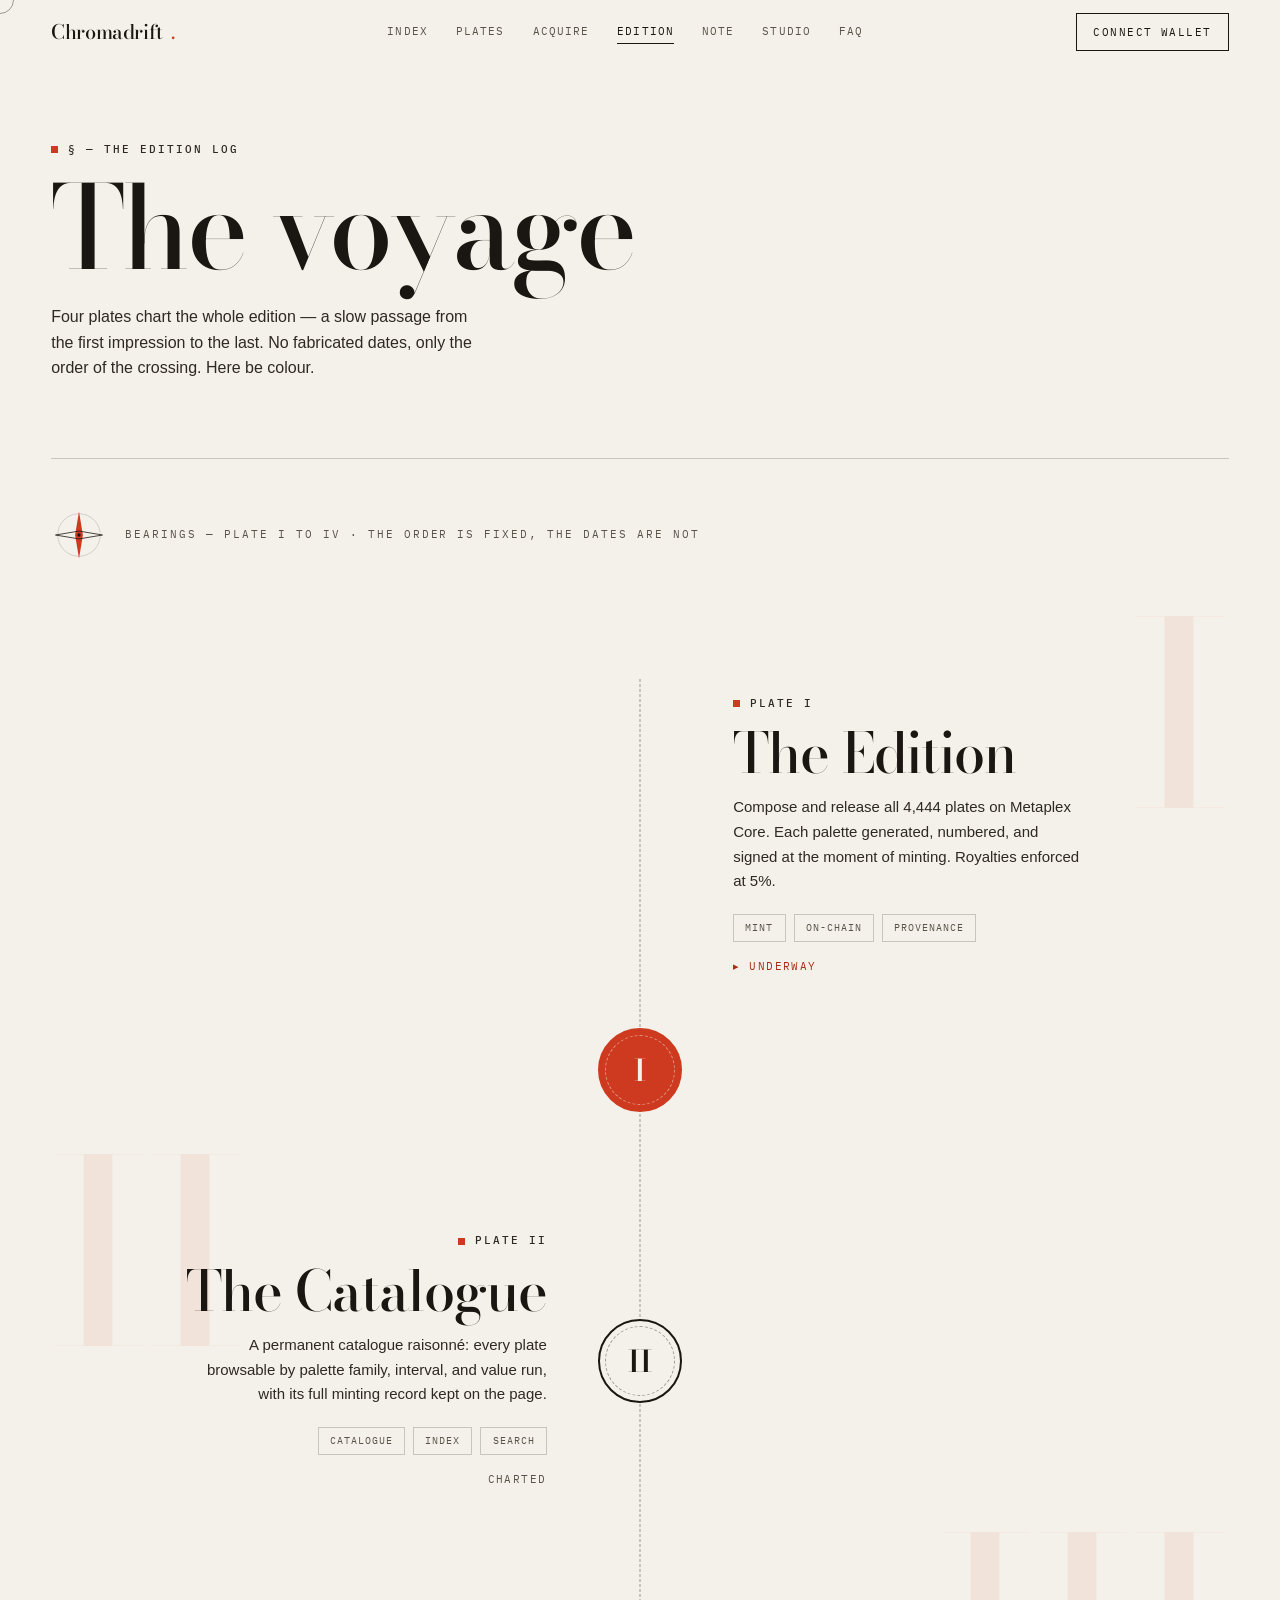
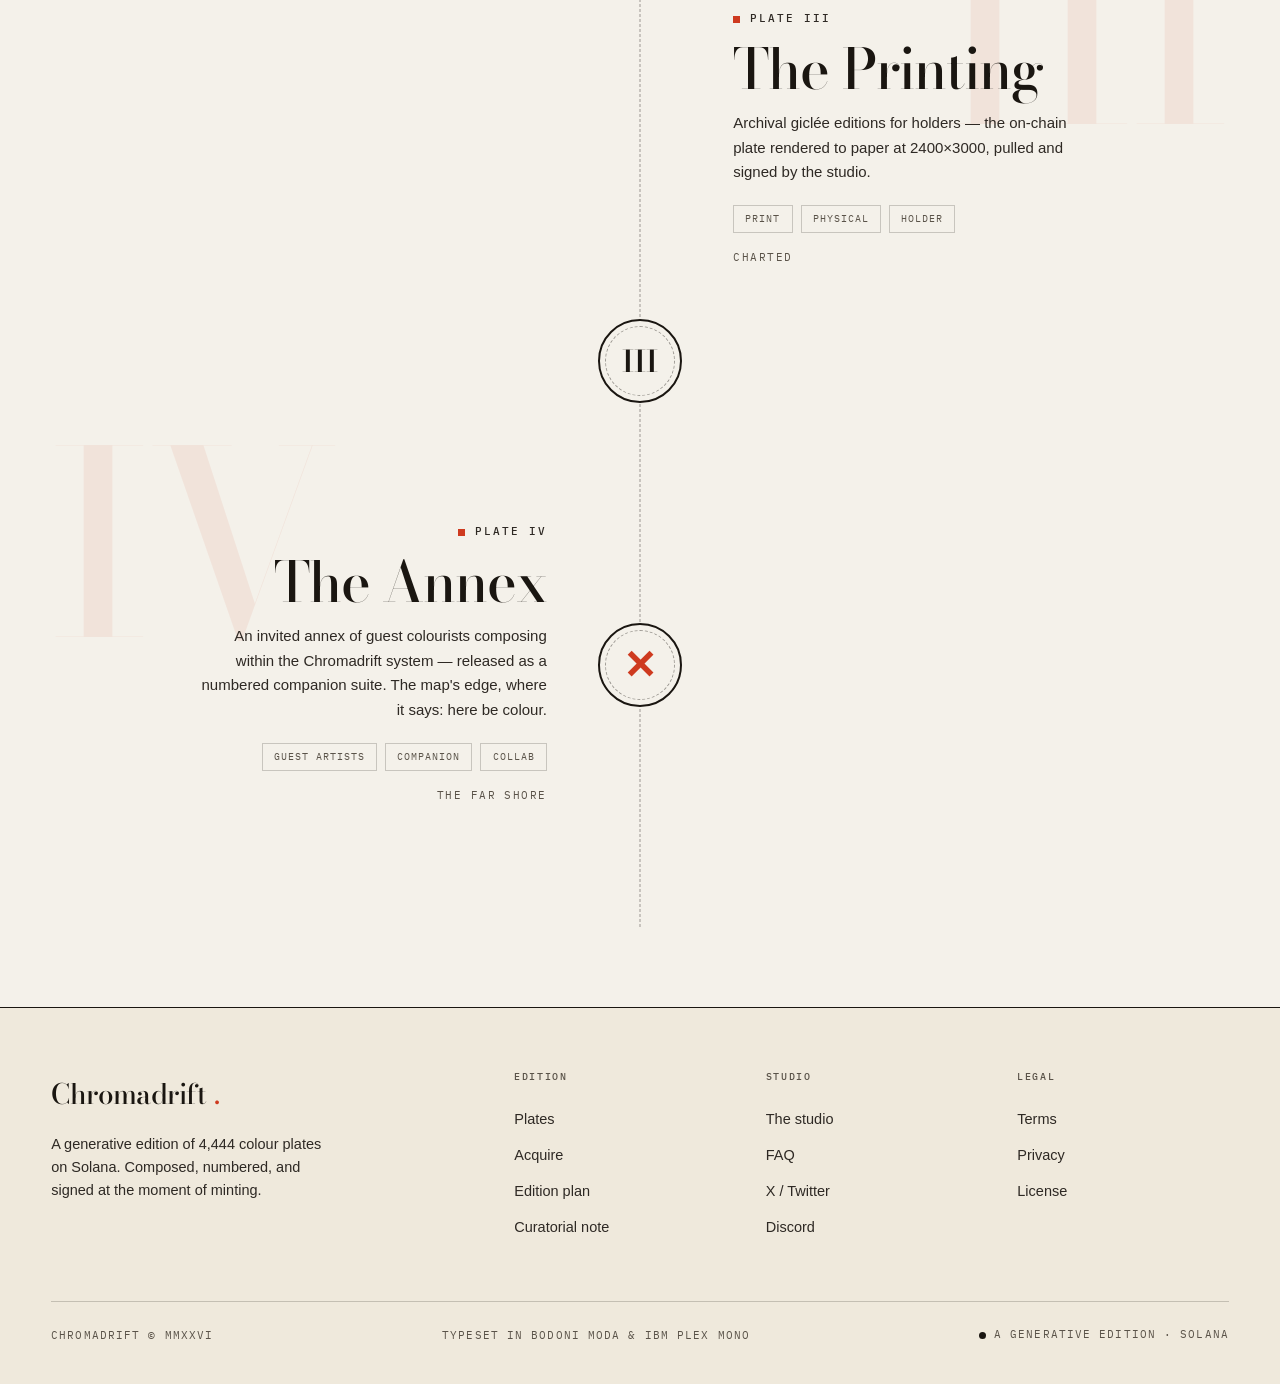
<file: roadmap.html>
<!DOCTYPE html>
<html lang="en">
<head>
  <meta charset="UTF-8">
  <meta name="viewport" content="width=device-width, initial-scale=1.0">
  <title>The Edition Log — CHROMADRIFT Roadmap</title>
  <meta name="description" content="The Chromadrift edition log: a four-plate voyage from the mint, through the catalogue raisonné and archival printing, to the invited annex of guest colourists.">
  <link rel="canonical" href="https://chromadrift.xyz/roadmap.html">
  <meta name="theme-color" content="#f4f1ea">
  <meta property="og:type" content="website">
  <meta property="og:site_name" content="CHROMADRIFT">
  <meta property="og:title" content="The Edition Log — CHROMADRIFT">
  <meta property="og:description" content="A four-plate voyage from mint to catalogue, printing, and the guest annex.">
  <meta property="og:url" content="https://chromadrift.xyz/roadmap.html">
  <meta property="og:image" content="https://chromadrift.xyz/assets/og-image.svg">
  <meta name="twitter:card" content="summary_large_image">
  <link rel="icon" href="data:image/svg+xml,%3Csvg xmlns='http://www.w3.org/2000/svg' viewBox='0 0 32 32'%3E%3Crect fill='%23f4f1ea' width='32' height='32'/%3E%3Ccircle cx='16' cy='16' r='6' fill='%23ce3a1f'/%3E%3C/svg%3E">
  <link rel="preconnect" href="https://fonts.googleapis.com">
  <link rel="preconnect" href="https://fonts.gstatic.com" crossorigin>
  <link rel="stylesheet" href="css/main.css">
</head>
<body>
  <header class="nav" role="banner">
    <div class="nav__inner">
      <a href="index.html" class="nav__logo" aria-label="CHROMADRIFT home">Chromadrift<span class="nav__logo-dot">.</span></a>
      <nav class="nav__links" aria-label="Main">
        <a href="index.html" class="nav__link" data-nav-link>Index</a>
        <a href="collection.html" class="nav__link" data-nav-link>Plates</a>
        <a href="mint.html" class="nav__link" data-nav-link>Acquire</a>
        <a href="roadmap.html" class="nav__link nav__link--active" data-nav-link>Edition</a>
        <a href="about.html" class="nav__link" data-nav-link>Note</a>
        <a href="team.html" class="nav__link" data-nav-link>Studio</a>
        <a href="faq.html" class="nav__link" data-nav-link>FAQ</a>
      </nav>
      <div class="nav__actions">
        <button type="button" class="btn btn--sm btn--wallet" data-wallet-connect>Connect Wallet</button>
        <button type="button" class="nav__toggle" data-nav-toggle aria-expanded="false" aria-controls="nav-mobile" aria-label="Open menu"><span></span><span></span><span></span></button>
      </div>
    </div>
    <nav id="nav-mobile" class="nav__mobile" data-nav-mobile hidden aria-label="Mobile">
      <a href="index.html" class="nav__mobile-link" data-no="01">Index</a>
      <a href="collection.html" class="nav__mobile-link" data-no="02">Plates</a>
      <a href="mint.html" class="nav__mobile-link" data-no="03">Acquire</a>
      <a href="roadmap.html" class="nav__mobile-link" data-no="04">Edition</a>
      <a href="about.html" class="nav__mobile-link" data-no="05">Note</a>
      <a href="team.html" class="nav__mobile-link" data-no="06">Studio</a>
      <a href="faq.html" class="nav__mobile-link" data-no="07">FAQ</a>
    </nav>
  </header>

  <main id="main-content">
    <div class="container">
      <header class="page-head reveal">
        <div class="sec-mark"><span>§ — The Edition Log</span></div>
        <h1 class="page-head__title">The voyage</h1>
        <p class="page-head__lead">Four plates chart the whole edition — a slow passage from the first impression to the last. No fabricated dates, only the order of the crossing. Here be colour.</p>
      </header>

      <section class="section voyage">
        <div class="voyage__compass reveal" aria-hidden="true">
          <svg viewBox="0 0 100 100" fill="none" stroke="currentColor" stroke-width="1.4">
            <circle cx="50" cy="50" r="38" stroke="var(--hair)"/>
            <g class="rose" stroke="var(--ink)">
              <path d="M50 8 L57 50 L50 92 L43 50 Z" fill="var(--spot)" stroke="none"/>
              <path d="M8 50 L50 43 L92 50 L50 57 Z" fill="none"/>
              <circle cx="50" cy="50" r="3" fill="var(--ink)" stroke="none"/>
            </g>
          </svg>
          <span>Bearings — Plate I to IV · the order is fixed, the dates are not</span>
        </div>

        <div class="voyage__line" aria-hidden="true"></div>

        <!-- Plate I -->
        <article class="voyage__port is-active reveal">
          <div class="voyage__card">
            <span class="voyage__ghost" aria-hidden="true">I</span>
            <div class="voyage__inner">
              <div class="sec-mark"><span>Plate I</span></div>
              <h2 class="voyage__title">The Edition</h2>
              <p class="voyage__desc">Compose and release all 4,444 plates on Metaplex Core. Each palette generated, numbered, and signed at the moment of minting. Royalties enforced at 5%.</p>
              <div class="voyage__tags"><span class="tag">Mint</span><span class="tag">On-chain</span><span class="tag">Provenance</span></div>
              <span class="voyage__status is-active">Underway</span>
            </div>
          </div>
          <div class="voyage__seal-cell"><div class="voyage__seal">I</div></div>
        </article>

        <!-- Plate II -->
        <article class="voyage__port reveal">
          <div class="voyage__card">
            <span class="voyage__ghost" aria-hidden="true">II</span>
            <div class="voyage__inner">
              <div class="sec-mark"><span>Plate II</span></div>
              <h2 class="voyage__title">The Catalogue</h2>
              <p class="voyage__desc">A permanent catalogue raisonné: every plate browsable by palette family, interval, and value run, with its full minting record kept on the page.</p>
              <div class="voyage__tags"><span class="tag">Catalogue</span><span class="tag">Index</span><span class="tag">Search</span></div>
              <span class="voyage__status">Charted</span>
            </div>
          </div>
          <div class="voyage__seal-cell"><div class="voyage__seal">II</div></div>
        </article>

        <!-- Plate III -->
        <article class="voyage__port reveal">
          <div class="voyage__card">
            <span class="voyage__ghost" aria-hidden="true">III</span>
            <div class="voyage__inner">
              <div class="sec-mark"><span>Plate III</span></div>
              <h2 class="voyage__title">The Printing</h2>
              <p class="voyage__desc">Archival giclée editions for holders — the on-chain plate rendered to paper at 2400×3000, pulled and signed by the studio.</p>
              <div class="voyage__tags"><span class="tag">Print</span><span class="tag">Physical</span><span class="tag">Holder</span></div>
              <span class="voyage__status">Charted</span>
            </div>
          </div>
          <div class="voyage__seal-cell"><div class="voyage__seal">III</div></div>
        </article>

        <!-- Plate IV -->
        <article class="voyage__port reveal">
          <div class="voyage__card">
            <span class="voyage__ghost" aria-hidden="true">IV</span>
            <div class="voyage__inner">
              <div class="sec-mark"><span>Plate IV</span></div>
              <h2 class="voyage__title">The Annex</h2>
              <p class="voyage__desc">An invited annex of guest colourists composing within the Chromadrift system — released as a numbered companion suite. The map's edge, where it says: here be colour.</p>
              <div class="voyage__tags"><span class="tag">Guest artists</span><span class="tag">Companion</span><span class="tag">Collab</span></div>
              <span class="voyage__status">The far shore</span>
            </div>
          </div>
          <div class="voyage__seal-cell"><div class="voyage__seal"><span class="voyage__x">✕</span></div></div>
        </article>
      </section>
    </div>
  </main>

  <footer class="footer" role="contentinfo">
    <div class="container">
      <div class="footer__grid">
        <div class="footer__brand">
          <a href="index.html" class="nav__logo">Chromadrift<span class="nav__logo-dot">.</span></a>
          <p>A generative edition of 4,444 colour plates on Solana. Composed, numbered, and signed at the moment of minting.</p>
        </div>
        <div>
          <h3 class="footer__heading">Edition</h3>
          <a href="collection.html" class="footer__link">Plates</a>
          <a href="mint.html" class="footer__link">Acquire</a>
          <a href="roadmap.html" class="footer__link">Edition plan</a>
          <a href="about.html" class="footer__link">Curatorial note</a>
        </div>
        <div>
          <h3 class="footer__heading">Studio</h3>
          <a href="team.html" class="footer__link">The studio</a>
          <a href="faq.html" class="footer__link">FAQ</a>
          <a href="https://x.com/chromadrift" class="footer__link" target="_blank" rel="noopener noreferrer">X / Twitter</a>
          <a href="https://discord.gg/chromadrift" class="footer__link" target="_blank" rel="noopener noreferrer">Discord</a>
        </div>
        <div>
          <h3 class="footer__heading">Legal</h3>
          <a href="terms.html" class="footer__link">Terms</a>
          <a href="privacy.html" class="footer__link">Privacy</a>
          <a href="license.html" class="footer__link">License</a>
        </div>
      </div>
      <div class="footer__bottom">
        <span>Chromadrift © MMXXVI</span>
        <span>Typeset in Bodoni Moda &amp; IBM Plex Mono</span>
        <span class="footer__solana"><span class="footer__solana-dot" aria-hidden="true"></span> A generative edition · Solana</span>
      </div>
    </div>
  </footer>

  <script type="module" src="js/main.js"></script>
</body>
</html>
</file>
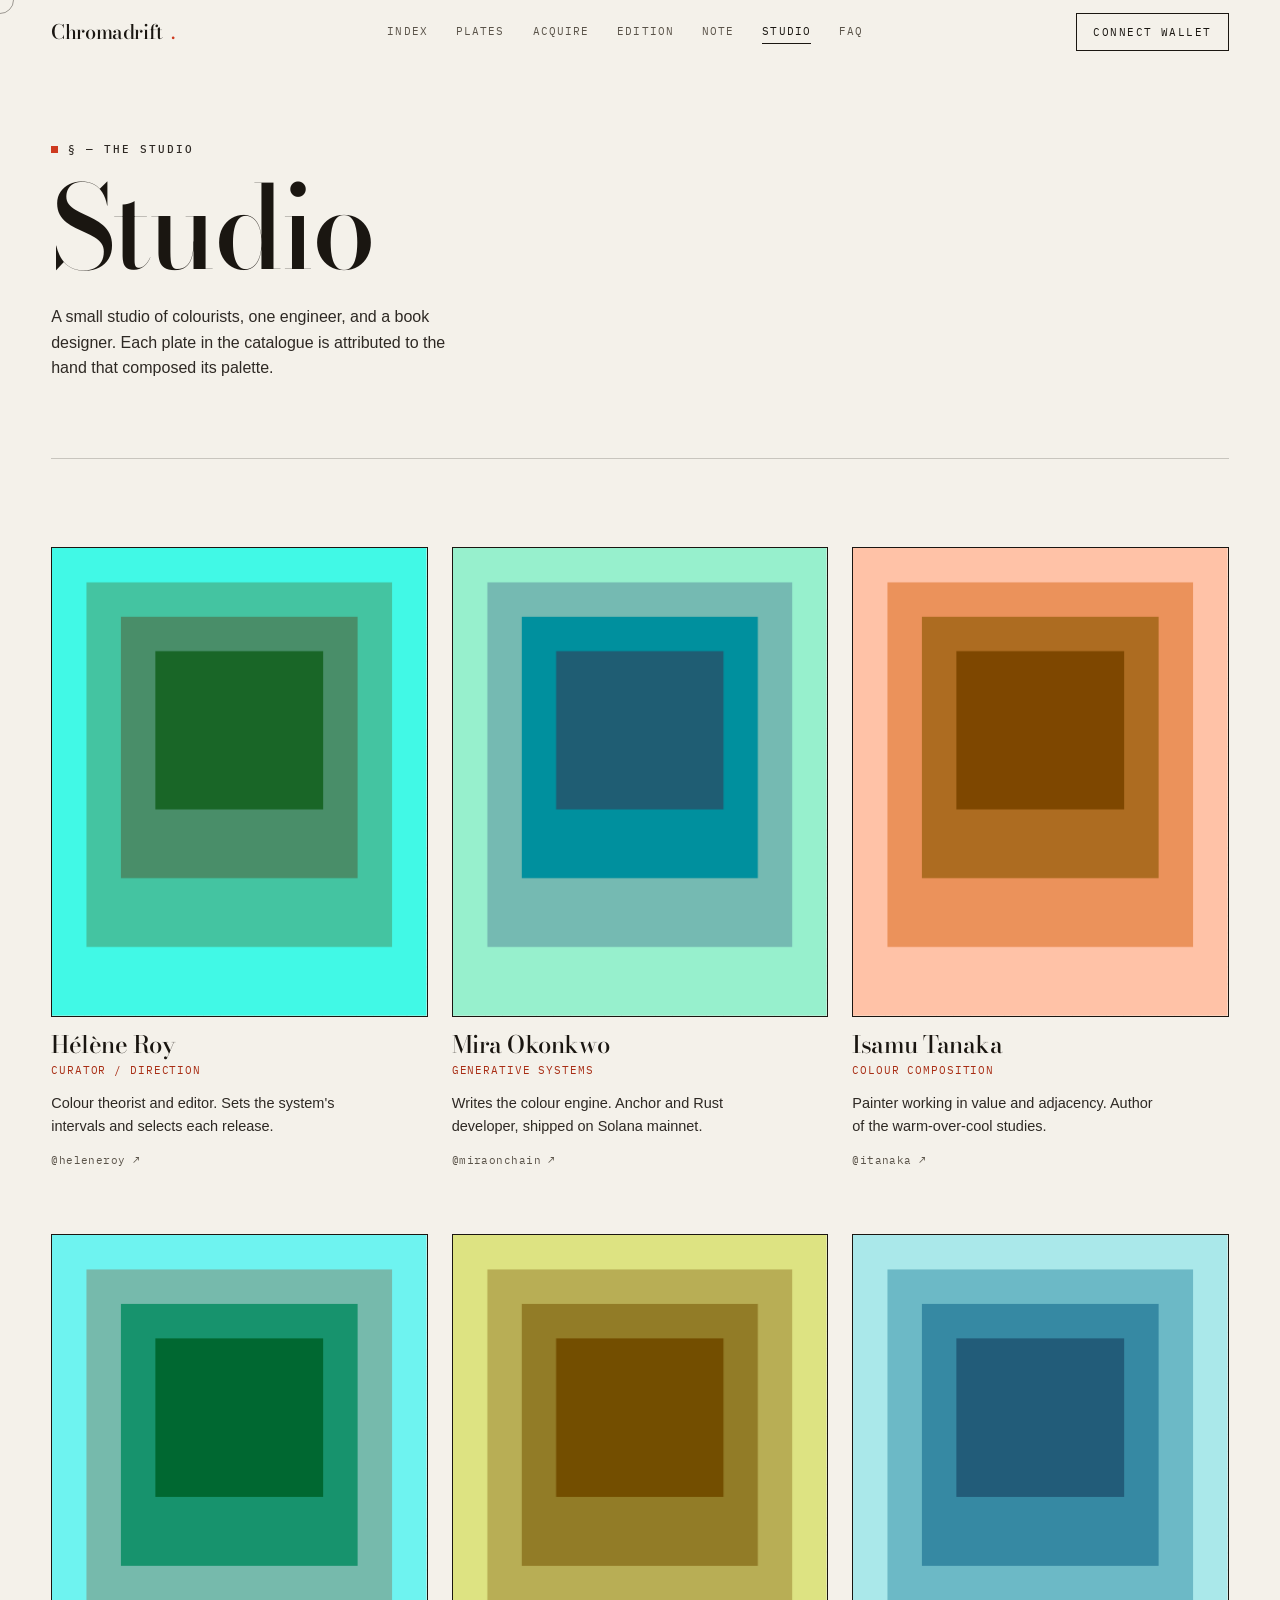
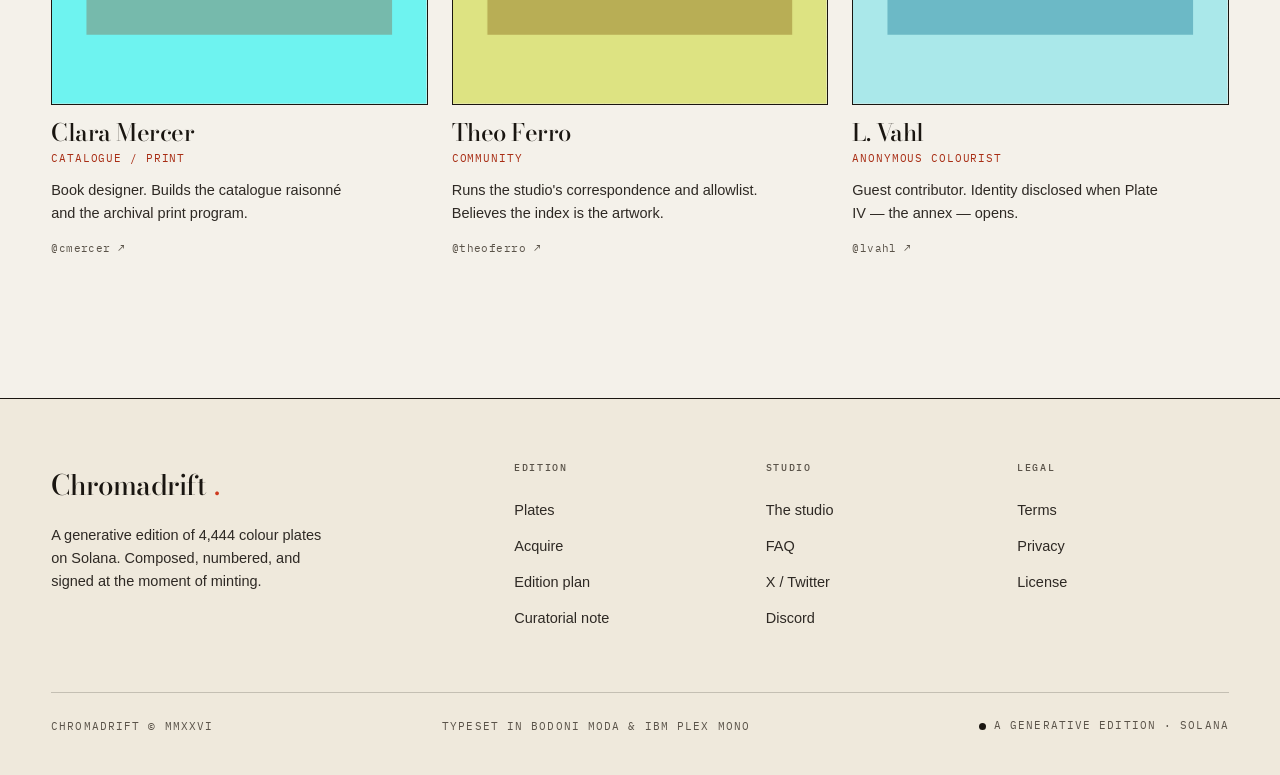
<file: team.html>
<!DOCTYPE html>
<html lang="en">
<head>
  <meta charset="UTF-8">
  <meta name="viewport" content="width=device-width, initial-scale=1.0">
  <title>The Studio — CHROMADRIFT</title>
  <meta name="description" content="Studio Chromadrift: the curator, colourists, generative engineer, and catalogue designer behind the 4,444-plate generative colour edition on Solana.">
  <link rel="canonical" href="https://chromadrift.xyz/team.html">
  <meta name="theme-color" content="#f4f1ea">
  <meta property="og:type" content="website">
  <meta property="og:site_name" content="CHROMADRIFT">
  <meta property="og:title" content="The Studio — CHROMADRIFT">
  <meta property="og:description" content="The curator, colourists, and engineers behind the Chromadrift edition.">
  <meta property="og:url" content="https://chromadrift.xyz/team.html">
  <meta property="og:image" content="https://chromadrift.xyz/assets/og-image.svg">
  <meta name="twitter:card" content="summary_large_image">
  <link rel="icon" href="data:image/svg+xml,%3Csvg xmlns='http://www.w3.org/2000/svg' viewBox='0 0 32 32'%3E%3Crect fill='%23f4f1ea' width='32' height='32'/%3E%3Ccircle cx='16' cy='16' r='6' fill='%23ce3a1f'/%3E%3C/svg%3E">
  <link rel="preconnect" href="https://fonts.googleapis.com">
  <link rel="preconnect" href="https://fonts.gstatic.com" crossorigin>
  <link rel="stylesheet" href="css/main.css">
</head>
<body>
  <header class="nav" role="banner">
    <div class="nav__inner">
      <a href="index.html" class="nav__logo" aria-label="CHROMADRIFT home">Chromadrift<span class="nav__logo-dot">.</span></a>
      <nav class="nav__links" aria-label="Main">
        <a href="index.html" class="nav__link" data-nav-link>Index</a>
        <a href="collection.html" class="nav__link" data-nav-link>Plates</a>
        <a href="mint.html" class="nav__link" data-nav-link>Acquire</a>
        <a href="roadmap.html" class="nav__link" data-nav-link>Edition</a>
        <a href="about.html" class="nav__link" data-nav-link>Note</a>
        <a href="team.html" class="nav__link nav__link--active" data-nav-link>Studio</a>
        <a href="faq.html" class="nav__link" data-nav-link>FAQ</a>
      </nav>
      <div class="nav__actions">
        <button type="button" class="btn btn--sm btn--wallet" data-wallet-connect>Connect Wallet</button>
        <button type="button" class="nav__toggle" data-nav-toggle aria-expanded="false" aria-controls="nav-mobile" aria-label="Open menu"><span></span><span></span><span></span></button>
      </div>
    </div>
    <nav id="nav-mobile" class="nav__mobile" data-nav-mobile hidden aria-label="Mobile">
      <a href="index.html" class="nav__mobile-link" data-no="01">Index</a>
      <a href="collection.html" class="nav__mobile-link" data-no="02">Plates</a>
      <a href="mint.html" class="nav__mobile-link" data-no="03">Acquire</a>
      <a href="roadmap.html" class="nav__mobile-link" data-no="04">Edition</a>
      <a href="about.html" class="nav__mobile-link" data-no="05">Note</a>
      <a href="team.html" class="nav__mobile-link" data-no="06">Studio</a>
      <a href="faq.html" class="nav__mobile-link" data-no="07">FAQ</a>
    </nav>
  </header>

  <main id="main-content">
    <div class="container">
      <header class="page-head reveal">
        <div class="sec-mark"><span>§ — The Studio</span></div>
        <h1 class="page-head__title">Studio</h1>
        <p class="page-head__lead">A small studio of colourists, one engineer, and a book designer. Each plate in the catalogue is attributed to the hand that composed its palette.</p>
      </header>

      <section class="section" style="padding-top:clamp(48px,7vw,88px);">
        <div class="team-grid stagger">
          <article class="team-card reveal">
            <div class="team-card__frame figure__frame ar-4-5"><canvas data-plate data-seed="11" data-plate-chroma="0.13"></canvas></div>
            <h2 class="team-card__name">Hélène Roy</h2>
            <p class="team-card__role">Curator / Direction</p>
            <p class="team-card__bio">Colour theorist and editor. Sets the system's intervals and selects each release.</p>
            <div class="team-card__social"><a href="#" target="_blank" rel="noopener noreferrer">@heleneroy ↗</a></div>
          </article>
          <article class="team-card reveal">
            <div class="team-card__frame figure__frame ar-4-5"><canvas data-plate data-seed="212" data-plate-chroma="0.10"></canvas></div>
            <h2 class="team-card__name">Mira Okonkwo</h2>
            <p class="team-card__role">Generative Systems</p>
            <p class="team-card__bio">Writes the colour engine. Anchor and Rust developer, shipped on Solana mainnet.</p>
            <div class="team-card__social"><a href="#" target="_blank" rel="noopener noreferrer">@miraonchain ↗</a></div>
          </article>
          <article class="team-card reveal">
            <div class="team-card__frame figure__frame ar-4-5"><canvas data-plate data-seed="333" data-plate-chroma="0.14"></canvas></div>
            <h2 class="team-card__name">Isamu Tanaka</h2>
            <p class="team-card__role">Colour Composition</p>
            <p class="team-card__bio">Painter working in value and adjacency. Author of the warm-over-cool studies.</p>
            <div class="team-card__social"><a href="#" target="_blank" rel="noopener noreferrer">@itanaka ↗</a></div>
          </article>
          <article class="team-card reveal">
            <div class="team-card__frame figure__frame ar-4-5"><canvas data-plate data-seed="488" data-plate-chroma="0.11"></canvas></div>
            <h2 class="team-card__name">Clara Mercer</h2>
            <p class="team-card__role">Catalogue / Print</p>
            <p class="team-card__bio">Book designer. Builds the catalogue raisonné and the archival print program.</p>
            <div class="team-card__social"><a href="#" target="_blank" rel="noopener noreferrer">@cmercer ↗</a></div>
          </article>
          <article class="team-card reveal">
            <div class="team-card__frame figure__frame ar-4-5"><canvas data-plate data-seed="654" data-plate-chroma="0.12"></canvas></div>
            <h2 class="team-card__name">Theo Ferro</h2>
            <p class="team-card__role">Community</p>
            <p class="team-card__bio">Runs the studio's correspondence and allowlist. Believes the index is the artwork.</p>
            <div class="team-card__social"><a href="#" target="_blank" rel="noopener noreferrer">@theoferro ↗</a></div>
          </article>
          <article class="team-card reveal">
            <div class="team-card__frame figure__frame ar-4-5"><canvas data-plate data-seed="810" data-plate-chroma="0.09"></canvas></div>
            <h2 class="team-card__name">L. Vahl</h2>
            <p class="team-card__role">Anonymous Colourist</p>
            <p class="team-card__bio">Guest contributor. Identity disclosed when Plate IV — the annex — opens.</p>
            <div class="team-card__social"><a href="#" target="_blank" rel="noopener noreferrer">@lvahl ↗</a></div>
          </article>
        </div>
      </section>
    </div>
  </main>

  <footer class="footer" role="contentinfo">
    <div class="container">
      <div class="footer__grid">
        <div class="footer__brand">
          <a href="index.html" class="nav__logo">Chromadrift<span class="nav__logo-dot">.</span></a>
          <p>A generative edition of 4,444 colour plates on Solana. Composed, numbered, and signed at the moment of minting.</p>
        </div>
        <div>
          <h3 class="footer__heading">Edition</h3>
          <a href="collection.html" class="footer__link">Plates</a>
          <a href="mint.html" class="footer__link">Acquire</a>
          <a href="roadmap.html" class="footer__link">Edition plan</a>
          <a href="about.html" class="footer__link">Curatorial note</a>
        </div>
        <div>
          <h3 class="footer__heading">Studio</h3>
          <a href="team.html" class="footer__link">The studio</a>
          <a href="faq.html" class="footer__link">FAQ</a>
          <a href="https://x.com/chromadrift" class="footer__link" target="_blank" rel="noopener noreferrer">X / Twitter</a>
          <a href="https://discord.gg/chromadrift" class="footer__link" target="_blank" rel="noopener noreferrer">Discord</a>
        </div>
        <div>
          <h3 class="footer__heading">Legal</h3>
          <a href="terms.html" class="footer__link">Terms</a>
          <a href="privacy.html" class="footer__link">Privacy</a>
          <a href="license.html" class="footer__link">License</a>
        </div>
      </div>
      <div class="footer__bottom">
        <span>Chromadrift © MMXXVI</span>
        <span>Typeset in Bodoni Moda &amp; IBM Plex Mono</span>
        <span class="footer__solana"><span class="footer__solana-dot" aria-hidden="true"></span> A generative edition · Solana</span>
      </div>
    </div>
  </footer>

  <script type="module" src="js/main.js"></script>
</body>
</html>
</file>
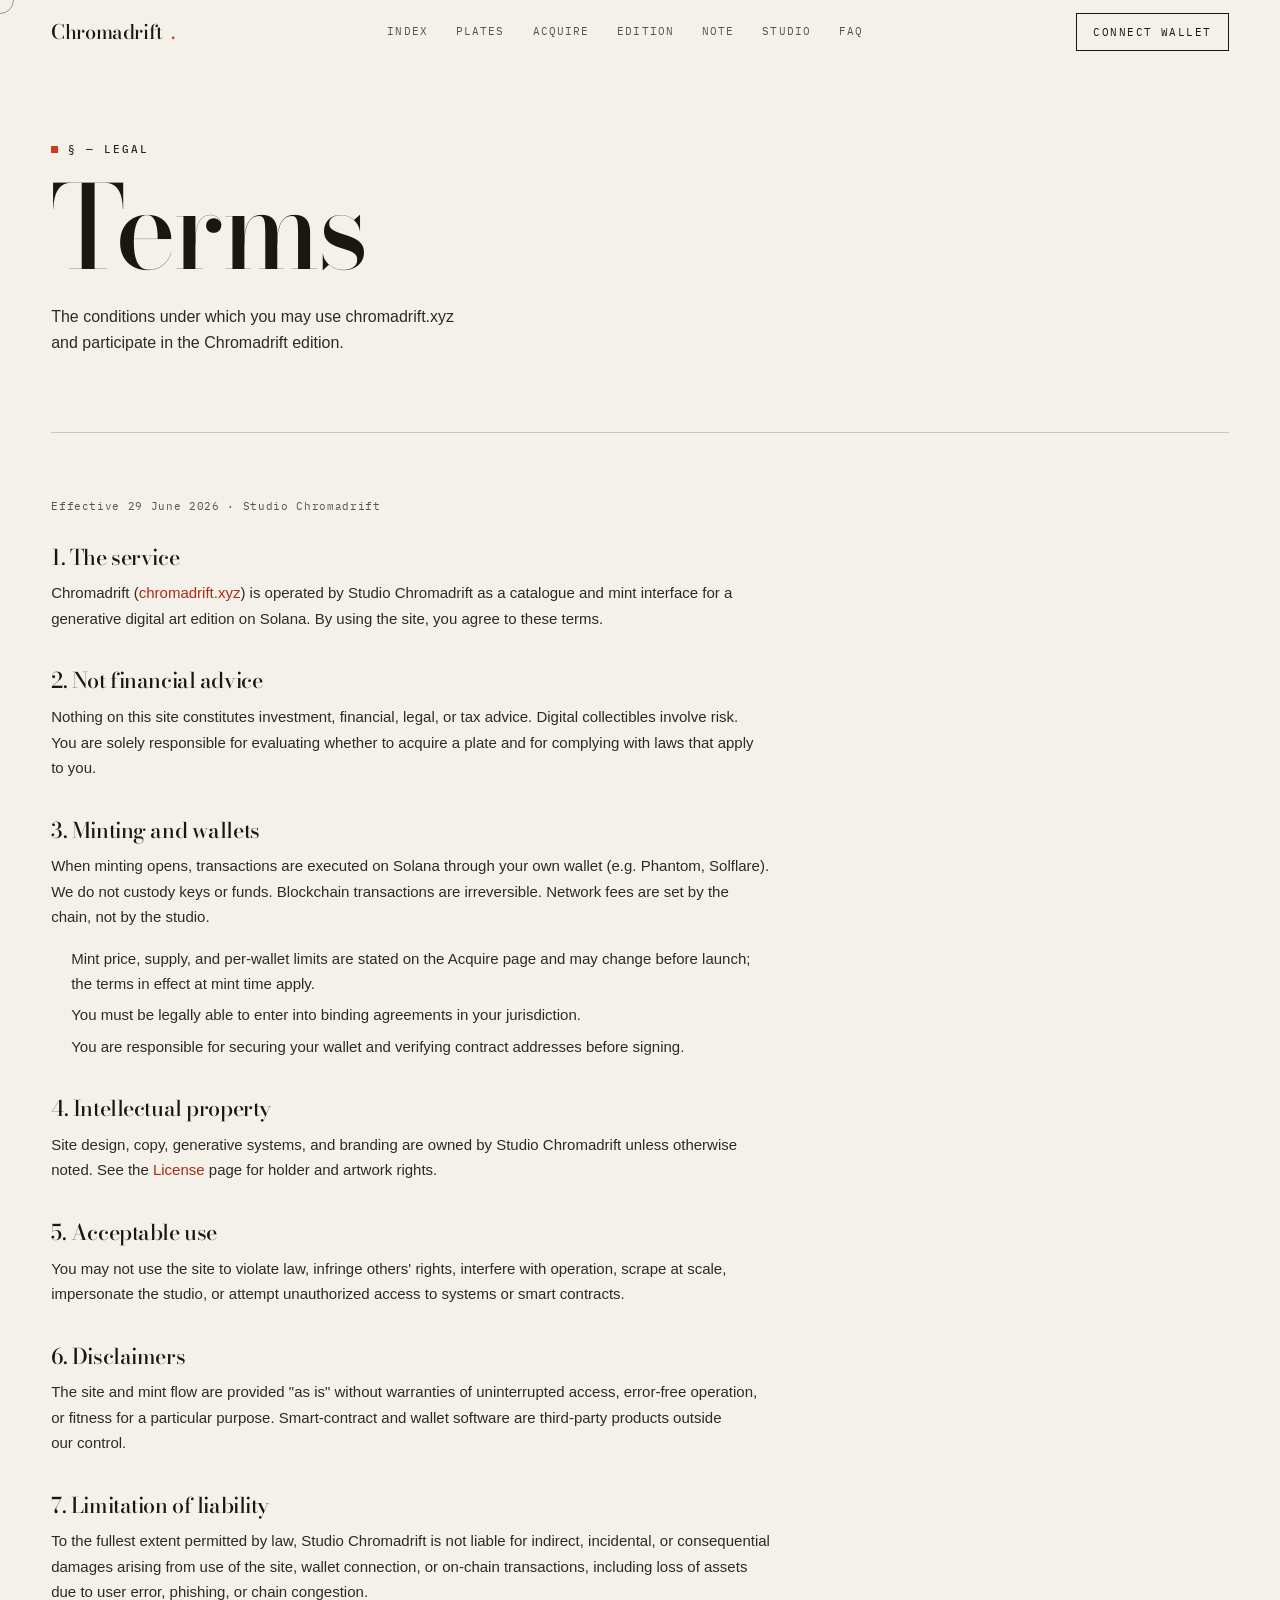
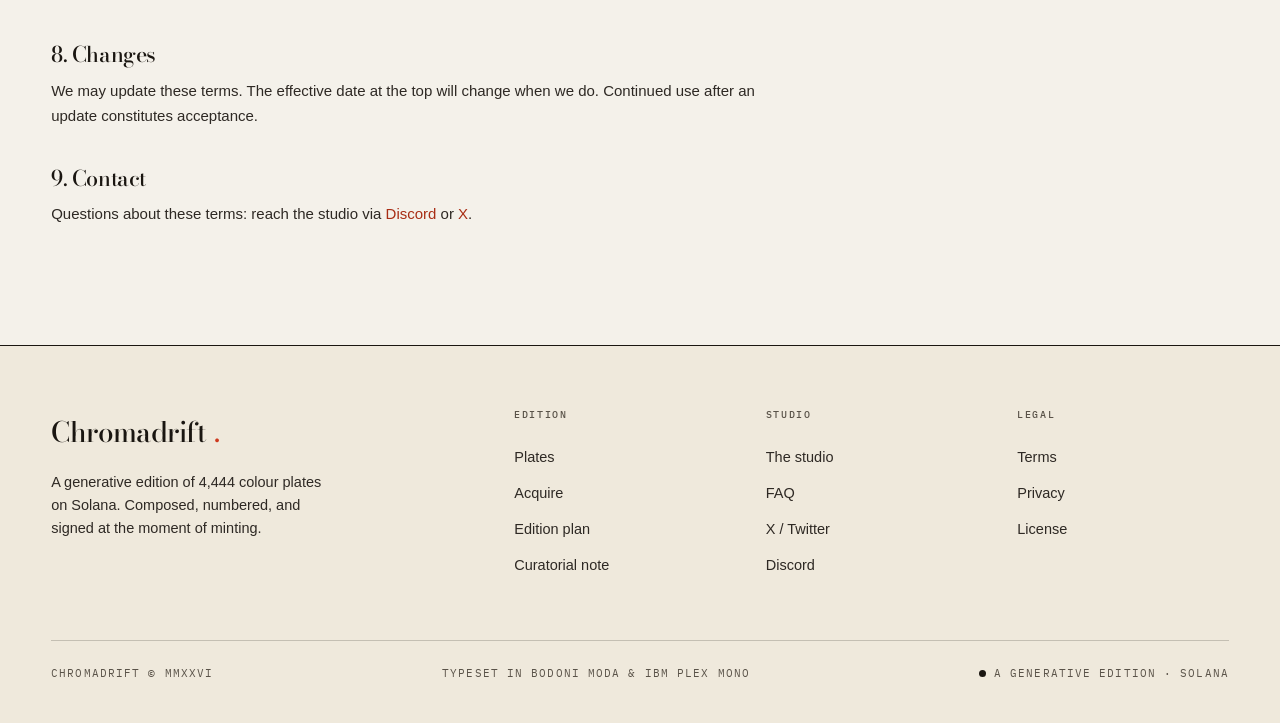
<file: terms.html>
<!DOCTYPE html>
<html lang="en">
<head>
  <meta charset="UTF-8">
  <meta name="viewport" content="width=device-width, initial-scale=1.0">
  <title>Terms of Use — CHROMADRIFT</title>
  <meta name="description" content="Terms of use for chromadrift.xyz: the Chromadrift digital art edition, minting, wallet connection, and acceptable use of the site.">
  <link rel="canonical" href="https://chromadrift.xyz/terms.html">
  <meta name="theme-color" content="#f4f1ea">
  <meta property="og:type" content="website">
  <meta property="og:site_name" content="CHROMADRIFT">
  <meta property="og:title" content="Terms of Use — CHROMADRIFT">
  <meta property="og:url" content="https://chromadrift.xyz/terms.html">
  <meta property="og:image" content="https://chromadrift.xyz/assets/og-image.svg">
  <meta name="twitter:card" content="summary_large_image">
  <link rel="icon" href="data:image/svg+xml,%3Csvg xmlns='http://www.w3.org/2000/svg' viewBox='0 0 32 32'%3E%3Crect fill='%23f4f1ea' width='32' height='32'/%3E%3Ccircle cx='16' cy='16' r='6' fill='%23ce3a1f'/%3E%3C/svg%3E">
  <link rel="preconnect" href="https://fonts.googleapis.com">
  <link rel="preconnect" href="https://fonts.gstatic.com" crossorigin>
  <link rel="stylesheet" href="css/main.css">
</head>
<body>
  <header class="nav" role="banner">
    <div class="nav__inner">
      <a href="index.html" class="nav__logo" aria-label="CHROMADRIFT home">Chromadrift<span class="nav__logo-dot">.</span></a>
      <nav class="nav__links" aria-label="Main">
        <a href="index.html" class="nav__link" data-nav-link>Index</a>
        <a href="collection.html" class="nav__link" data-nav-link>Plates</a>
        <a href="mint.html" class="nav__link" data-nav-link>Acquire</a>
        <a href="roadmap.html" class="nav__link" data-nav-link>Edition</a>
        <a href="about.html" class="nav__link" data-nav-link>Note</a>
        <a href="team.html" class="nav__link" data-nav-link>Studio</a>
        <a href="faq.html" class="nav__link" data-nav-link>FAQ</a>
      </nav>
      <div class="nav__actions">
        <button type="button" class="btn btn--sm btn--wallet" data-wallet-connect>Connect Wallet</button>
        <button type="button" class="nav__toggle" data-nav-toggle aria-expanded="false" aria-controls="nav-mobile" aria-label="Open menu"><span></span><span></span><span></span></button>
      </div>
    </div>
    <nav id="nav-mobile" class="nav__mobile" data-nav-mobile hidden aria-label="Mobile">
      <a href="index.html" class="nav__mobile-link" data-no="01">Index</a>
      <a href="collection.html" class="nav__mobile-link" data-no="02">Plates</a>
      <a href="mint.html" class="nav__mobile-link" data-no="03">Acquire</a>
      <a href="roadmap.html" class="nav__mobile-link" data-no="04">Edition</a>
      <a href="about.html" class="nav__mobile-link" data-no="05">Note</a>
      <a href="team.html" class="nav__mobile-link" data-no="06">Studio</a>
      <a href="faq.html" class="nav__mobile-link" data-no="07">FAQ</a>
    </nav>
  </header>

  <main id="main-content">
    <div class="container">
      <header class="page-head reveal">
        <div class="sec-mark"><span>§ — Legal</span></div>
        <h1 class="page-head__title">Terms</h1>
        <p class="page-head__lead">The conditions under which you may use chromadrift.xyz and participate in the Chromadrift edition.</p>
      </header>

      <section class="section legal-prose reveal" style="padding-top:clamp(40px,5vw,72px);padding-bottom:clamp(64px,8vw,120px);">
        <p class="legal-updated">Effective 29 June 2026 · Studio Chromadrift</p>

        <h2>1. The service</h2>
        <p>Chromadrift (<a href="https://chromadrift.xyz">chromadrift.xyz</a>) is operated by Studio Chromadrift as a catalogue and mint interface for a generative digital art edition on Solana. By using the site, you agree to these terms.</p>

        <h2>2. Not financial advice</h2>
        <p>Nothing on this site constitutes investment, financial, legal, or tax advice. Digital collectibles involve risk. You are solely responsible for evaluating whether to acquire a plate and for complying with laws that apply to you.</p>

        <h2>3. Minting and wallets</h2>
        <p>When minting opens, transactions are executed on Solana through your own wallet (e.g. Phantom, Solflare). We do not custody keys or funds. Blockchain transactions are irreversible. Network fees are set by the chain, not by the studio.</p>
        <ul>
          <li>Mint price, supply, and per-wallet limits are stated on the Acquire page and may change before launch; the terms in effect at mint time apply.</li>
          <li>You must be legally able to enter into binding agreements in your jurisdiction.</li>
          <li>You are responsible for securing your wallet and verifying contract addresses before signing.</li>
        </ul>

        <h2>4. Intellectual property</h2>
        <p>Site design, copy, generative systems, and branding are owned by Studio Chromadrift unless otherwise noted. See the <a href="license.html">License</a> page for holder and artwork rights.</p>

        <h2>5. Acceptable use</h2>
        <p>You may not use the site to violate law, infringe others' rights, interfere with operation, scrape at scale, impersonate the studio, or attempt unauthorized access to systems or smart contracts.</p>

        <h2>6. Disclaimers</h2>
        <p>The site and mint flow are provided "as is" without warranties of uninterrupted access, error-free operation, or fitness for a particular purpose. Smart-contract and wallet software are third-party products outside our control.</p>

        <h2>7. Limitation of liability</h2>
        <p>To the fullest extent permitted by law, Studio Chromadrift is not liable for indirect, incidental, or consequential damages arising from use of the site, wallet connection, or on-chain transactions, including loss of assets due to user error, phishing, or chain congestion.</p>

        <h2>8. Changes</h2>
        <p>We may update these terms. The effective date at the top will change when we do. Continued use after an update constitutes acceptance.</p>

        <h2>9. Contact</h2>
        <p>Questions about these terms: reach the studio via <a href="https://discord.gg/chromadrift" target="_blank" rel="noopener noreferrer">Discord</a> or <a href="https://x.com/chromadrift" target="_blank" rel="noopener noreferrer">X</a>.</p>
      </section>
    </div>
  </main>

  <footer class="footer" role="contentinfo">
    <div class="container">
      <div class="footer__grid">
        <div class="footer__brand">
          <a href="index.html" class="nav__logo">Chromadrift<span class="nav__logo-dot">.</span></a>
          <p>A generative edition of 4,444 colour plates on Solana. Composed, numbered, and signed at the moment of minting.</p>
        </div>
        <div>
          <h3 class="footer__heading">Edition</h3>
          <a href="collection.html" class="footer__link">Plates</a>
          <a href="mint.html" class="footer__link">Acquire</a>
          <a href="roadmap.html" class="footer__link">Edition plan</a>
          <a href="about.html" class="footer__link">Curatorial note</a>
        </div>
        <div>
          <h3 class="footer__heading">Studio</h3>
          <a href="team.html" class="footer__link">The studio</a>
          <a href="faq.html" class="footer__link">FAQ</a>
          <a href="https://x.com/chromadrift" class="footer__link" target="_blank" rel="noopener noreferrer">X / Twitter</a>
          <a href="https://discord.gg/chromadrift" class="footer__link" target="_blank" rel="noopener noreferrer">Discord</a>
        </div>
        <div>
          <h3 class="footer__heading">Legal</h3>
          <a href="terms.html" class="footer__link">Terms</a>
          <a href="privacy.html" class="footer__link">Privacy</a>
          <a href="license.html" class="footer__link">License</a>
        </div>
      </div>
      <div class="footer__bottom">
        <span>Chromadrift © MMXXVI</span>
        <span>Typeset in Bodoni Moda &amp; IBM Plex Mono</span>
        <span class="footer__solana"><span class="footer__solana-dot" aria-hidden="true"></span> A generative edition · Solana</span>
      </div>
    </div>
  </footer>

  <script type="module" src="js/main.js"></script>
</body>
</html>
</file>
<file: css/main.css>
@import "variables.css";
@import "base.css";
@import "effects.css";
@import "components.css";
@import "pages.css";
@import "interactions.css";
</file>
